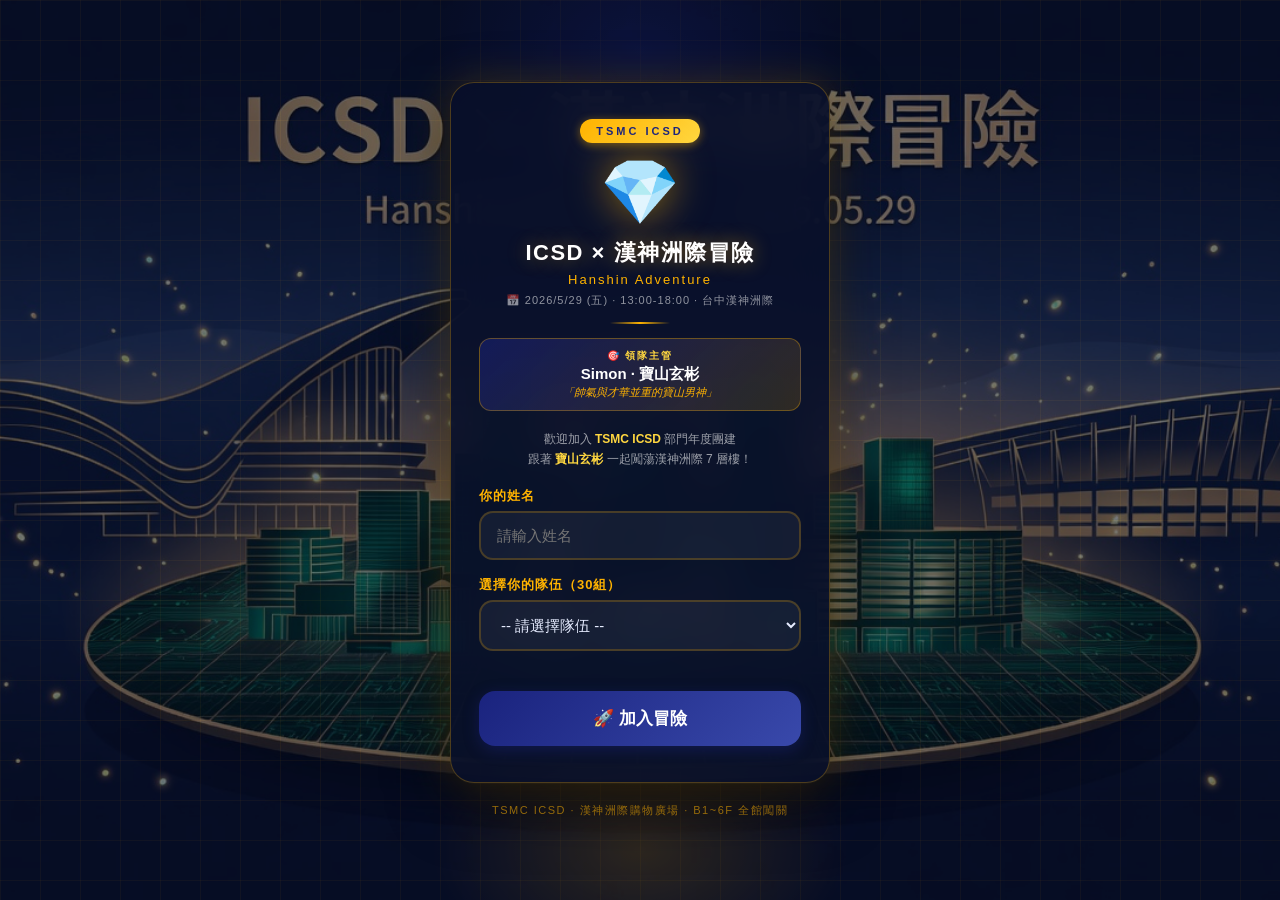
<file: index.html>
<!DOCTYPE html>
<html lang="zh-TW">
<head>
  <meta charset="UTF-8">
  <meta name="viewport" content="width=device-width, initial-scale=1.0, maximum-scale=1.0, user-scalable=no">
  <meta name="apple-mobile-web-app-capable" content="yes">
  <meta name="apple-mobile-web-app-status-bar-style" content="black-translucent">
  <meta name="theme-color" content="#1A237E">
  <link rel="manifest" href="manifest.json">
  <link rel="apple-touch-icon" href="assets/icons/icon-192.png">
  <link rel="apple-touch-startup-image" href="assets/images/misc/splash.jpg">
  <title>ICSD × 漢神洲際冒險</title>
  <link rel="stylesheet" href="css/common.css?v=icsd3">
  <style>
    .login-page { min-height:100vh; display:flex; flex-direction:column; align-items:center; justify-content:center; padding:24px; background:#050b22 center/cover no-repeat; position:relative; overflow:hidden; }
    .login-page::after { content:""; position:absolute; inset:0; background:url('assets/images/cover/hero.jpg') center/cover no-repeat; opacity:0.45; pointer-events:none; z-index:0; }
    .login-page::before { content:""; position:absolute; inset:0; background:linear-gradient(180deg, rgba(5,11,34,0.55) 0%, rgba(5,11,34,0.85) 60%, rgba(5,11,34,0.95) 100%); pointer-events:none; z-index:0; }
    /* 晶圓晶格背景（金色格線） */
    .login-grid { position:absolute; top:0;left:0;right:0;bottom:0; background-image:
      linear-gradient(rgba(255,179,0,0.08) 1px, transparent 1px),
      linear-gradient(90deg, rgba(255,179,0,0.08) 1px, transparent 1px);
      background-size:40px 40px; pointer-events:none; animation:gridScroll 20s linear infinite; }
    @keyframes gridScroll { from{transform:translate(0,0)} to{transform:translate(40px,40px)} }
    .login-particles { position:absolute; top:0;left:0;right:0;bottom:0; pointer-events:none; overflow:hidden; }
    .login-particle { position:absolute; width:3px; height:3px; background:#FFB300; border-radius:50%; opacity:0; animation:particleFloat 6s ease-in-out infinite; box-shadow:0 0 8px #FFB300; }
    @keyframes particleFloat { 0%{opacity:0;transform:translateY(100vh)} 20%{opacity:0.85} 80%{opacity:0.85} 100%{opacity:0;transform:translateY(-20px)} }
    /* 寶山藍光暈 */
    .login-glow-top { position:absolute; top:-100px; left:50%; transform:translateX(-50%); width:420px; height:300px; background:radial-gradient(ellipse, rgba(26,35,126,0.45), transparent 70%); pointer-events:none; }
    /* 漢神金光暈 */
    .login-glow-bot { position:absolute; bottom:-80px; left:50%; transform:translateX(-50%); width:420px; height:260px; background:radial-gradient(ellipse, rgba(255,179,0,0.28), transparent 70%); pointer-events:none; }
    .login-card { width:100%; max-width:380px; background:rgba(8,15,42,0.88); border:1px solid rgba(255,179,0,0.28); border-radius:24px; padding:36px 28px; box-shadow:0 0 40px rgba(255,179,0,0.18), 0 20px 60px rgba(0,0,0,0.55); position:relative; z-index:1; animation:fadeIn 0.6s ease; backdrop-filter:blur(20px); }
    .login-badge { text-align:center; margin-bottom:12px; }
    .login-badge-text { display:inline-block; font-size:11px; font-weight:900; color:#1A237E; letter-spacing:3px; text-transform:uppercase; padding:6px 16px; background:linear-gradient(135deg,#FFB300,#FFD740); border-radius:20px; box-shadow:0 2px 10px rgba(255,179,0,0.45); }
    .login-logo { text-align:center; margin-bottom:8px; }
    .login-logo-icon { font-size:64px; display:block; margin-bottom:8px; filter:drop-shadow(0 0 20px rgba(255,179,0,0.55)); }
    .login-title { text-align:center; font-size:22px; font-weight:900; color:#fff; margin-bottom:4px; letter-spacing:1.5px; text-shadow:0 0 20px rgba(255,179,0,0.45); }
    .login-subtitle { text-align:center; font-size:13px; color:#FFB300; margin-bottom:6px; letter-spacing:2px; }
    .login-welcome { text-align:center; font-size:12px; color:rgba(255,255,255,0.6); margin-bottom:18px; line-height:1.7; }
    .login-welcome strong { color:#FFD740; font-weight:800; }
    .login-leader { text-align:center; margin-bottom:18px; padding:10px; background:linear-gradient(135deg, rgba(26,35,126,0.55), rgba(255,179,0,0.15)); border:1px solid rgba(255,179,0,0.32); border-radius:12px; }
    .login-leader-tag { font-size:10px; color:#FFD740; letter-spacing:2px; font-weight:800; }
    .login-leader-name { font-size:15px; color:#fff; font-weight:900; margin-top:2px; }
    .login-leader-nick { font-size:11px; color:#FFB300; margin-top:1px; font-style:italic; }
    .team-preview { margin-top:12px; padding:16px; background:linear-gradient(135deg,rgba(26,35,126,0.55),rgba(255,179,0,0.18)); border:1px solid rgba(255,179,0,0.35); border-radius:var(--radius); color:white; text-align:center; display:none; }
    .team-preview.show { display:block; animation:fadeIn 0.3s ease; }
    .login-footer { text-align:center; margin-top:20px; font-size:11px; color:rgba(255,179,0,0.55); position:relative; z-index:1; letter-spacing:1.5px; }
    .login-divider { width:60px; height:2px; background:linear-gradient(90deg,transparent,#FFB300,transparent); margin:14px auto; }
    .login-event-meta { text-align:center; font-size:11px; color:rgba(255,255,255,0.55); margin-bottom:8px; letter-spacing:1px; }
  </style>
</head>
<body>
<div class="login-page">
  <div class="login-grid"></div>
  <div class="login-particles" id="particles"></div>
  <div class="login-glow-top"></div>
  <div class="login-glow-bot"></div>
  <div class="login-card">
    <div class="login-badge"><span class="login-badge-text">TSMC ICSD</span></div>
    <div class="login-logo"><span class="login-logo-icon">💎</span></div>
    <h1 class="login-title">ICSD × 漢神洲際冒險</h1>
    <p class="login-subtitle">Hanshin Adventure</p>
    <div class="login-event-meta">📅 2026/5/29 (五) · 13:00-18:00 · 台中漢神洲際</div>
    <div class="login-divider"></div>
    <div class="login-leader">
      <div class="login-leader-tag">🎯 領隊主管</div>
      <div class="login-leader-name">Simon · 寶山玄彬</div>
      <div class="login-leader-nick">「帥氣與才華並重的寶山男神」</div>
    </div>
    <div class="login-welcome">歡迎加入 <strong>TSMC ICSD</strong> 部門年度團建<br>跟著 <strong>寶山玄彬</strong> 一起闖蕩漢神洲際 7 層樓！</div>
    <form id="loginForm" onsubmit="return handleLogin(event)">
      <div class="form-group"><label class="form-label">你的姓名</label><input type="text" class="input" id="playerName" placeholder="請輸入姓名" required maxlength="20" autocomplete="off"></div>
      <div class="form-group"><label class="form-label">選擇你的隊伍（30組）</label><select class="select" id="teamSelect" required onchange="showTeamPreview()"><option value="">-- 請選擇隊伍 --</option></select></div>
      <div class="team-preview" id="teamPreview"><div id="previewEmoji" style="font-size:48px"></div><div id="previewName" style="font-size:20px;font-weight:700;margin-top:4px"></div><div id="previewNumber" style="font-size:13px;opacity:0.85"></div></div>
      <button type="submit" class="btn btn-primary btn-block btn-lg" id="loginBtn" style="margin-top:24px;">🚀 加入冒險</button>
    </form>
  </div>
  <p class="login-footer">TSMC ICSD · 漢神洲際購物廣場 · B1~6F 全館闖關</p>
</div>
<script src="js/config.js"></script><script src="js/api.js"></script><script src="js/auth.js"></script><script src="js/audio.js"></script>
<script>
  if (Auth.isLoggedIn()) window.location.href = 'map.html';
  const select = document.getElementById('teamSelect');
  CONFIG.TEAMS.forEach(t => { const o = document.createElement('option'); o.value = t.id; o.textContent = `第${t.id}組 ${t.emoji} ${t.name}`; select.appendChild(o); });
  const particlesEl = document.getElementById('particles');
  for (let i = 0; i < 24; i++) { const p = document.createElement('div'); p.className = 'login-particle'; p.style.left = Math.random()*100+'%'; p.style.animationDelay = Math.random()*6+'s'; p.style.animationDuration = (4+Math.random()*4)+'s'; particlesEl.appendChild(p); }
  function showTeamPreview() { const id = parseInt(select.value); const p = document.getElementById('teamPreview'); if (!id) { p.classList.remove('show'); return; } const t = getTeamById(id); document.getElementById('previewEmoji').textContent = t.emoji; document.getElementById('previewName').textContent = t.name; document.getElementById('previewNumber').textContent = `第 ${t.id} 組 · 每組 10 人`; p.classList.add('show'); AudioEngine.init(); AudioEngine.tapButton(); }
  async function handleLogin(e) { e.preventDefault(); const name = document.getElementById('playerName').value.trim(), teamId = document.getElementById('teamSelect').value; if (!name) { alert('請輸入姓名'); return false; } if (!teamId) { alert('請選擇隊伍'); return false; } const btn = document.getElementById('loginBtn'); btn.disabled = true; btn.textContent = '加入中...'; try { AudioEngine.init(); AudioEngine.unlockGame(); API.init(); await Auth.register(name, teamId); window.location.href = 'map.html'; } catch { window.location.href = 'map.html'; } return false; }
</script>
<script src="js/sw-manager.js"></script>
<script>
  let deferredPrompt;
  window.addEventListener('beforeinstallprompt', e => { e.preventDefault(); deferredPrompt = e; showInstallBanner(); });
  function showInstallBanner() { if (window.navigator.standalone || window.matchMedia('(display-mode: standalone)').matches) return; const b = document.createElement('div'); b.style.cssText = 'position:fixed;bottom:0;left:0;right:0;background:#0e1862;color:#fff;padding:16px 20px;box-shadow:0 -4px 20px rgba(255,179,0,0.25);z-index:999;display:flex;align-items:center;gap:12px;border-radius:16px 16px 0 0;border-top:2px solid #FFB300;'; b.innerHTML = `<div style="font-size:32px">📲</div><div style="flex:1"><div style="font-weight:800;font-size:14px">加到主畫面</div><div style="font-size:12px;color:#FFD740">像 App 一樣快速開啟</div></div><button onclick="installApp()" style="background:linear-gradient(135deg,#FFB300,#FF8F00);color:#1A237E;border:none;border-radius:10px;padding:10px 18px;font-weight:900;font-size:13px;cursor:pointer">安裝</button><button onclick="this.parentElement.remove()" style="background:none;border:none;font-size:18px;cursor:pointer;color:#FFB300">✕</button>`; document.body.appendChild(b); }
  async function installApp() { if (!deferredPrompt) return; deferredPrompt.prompt(); await deferredPrompt.userChoice; deferredPrompt = null; }
  const isIOS = /iPhone|iPad|iPod/.test(navigator.userAgent), isStandalone = window.navigator.standalone || window.matchMedia('(display-mode:standalone)').matches;
  if (isIOS && !isStandalone) { setTimeout(() => { if (localStorage.getItem('ios-tip-dismissed')) return; const t = document.createElement('div'); t.style.cssText = 'position:fixed;bottom:0;left:0;right:0;background:#0e1862;color:#fff;padding:20px;box-shadow:0 -4px 20px rgba(255,179,0,0.3);z-index:9999;border-radius:20px 20px 0 0;text-align:center;border-top:2px solid #FFB300;'; t.innerHTML = `<div style="font-size:36px;margin-bottom:8px">📲</div><div style="font-weight:800;font-size:16px;margin-bottom:16px">加到主畫面</div><div style="display:flex;gap:12px;margin-bottom:16px;"><div style="flex:1;background:rgba(255,179,0,0.12);border-radius:12px;padding:12px 8px;"><div style="font-size:28px">⬆️</div><div style="font-size:11px;color:#FFD740">點擊分享</div></div><div style="flex:1;background:rgba(255,179,0,0.12);border-radius:12px;padding:12px 8px;"><div style="font-size:28px">➕</div><div style="font-size:11px;color:#FFD740">加入主畫面</div></div><div style="flex:1;background:rgba(255,179,0,0.12);border-radius:12px;padding:12px 8px;"><div style="font-size:28px">✅</div><div style="font-size:11px;color:#FFD740">完成</div></div></div><button onclick="this.parentElement.remove();localStorage.setItem('ios-tip-dismissed','1')" style="background:none;border:1px solid #FFB300;border-radius:10px;padding:10px 24px;cursor:pointer;font-size:13px;color:#FFD740">知道了</button>`; document.body.appendChild(t); }, 2000); }
</script>
</body>
</html>
</file>
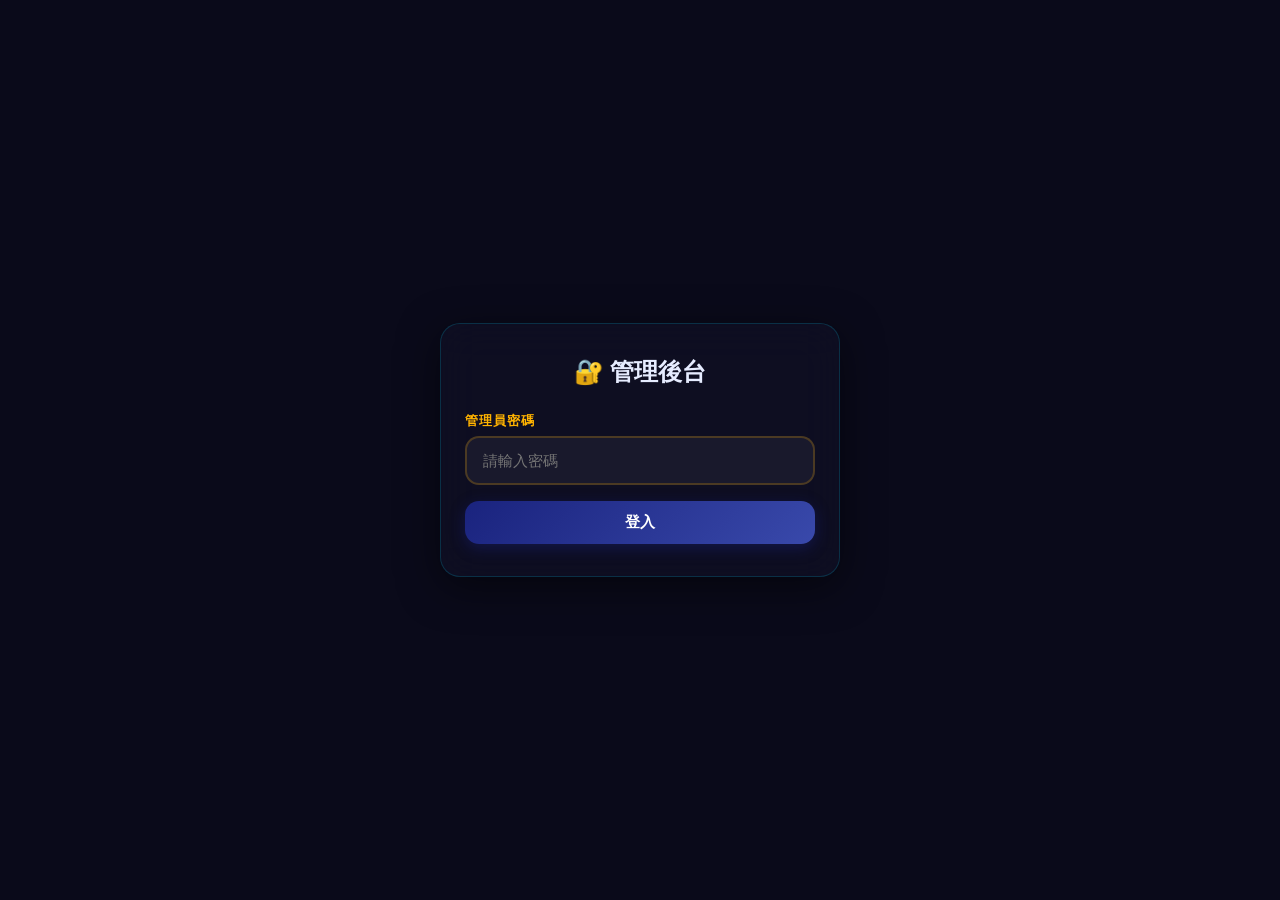
<file: admin.html>
<!DOCTYPE html>
<html lang="zh-TW">
<head>
  <meta charset="UTF-8">
  <meta name="viewport" content="width=device-width, initial-scale=1.0, maximum-scale=1.0, user-scalable=no">
  <meta name="theme-color" content="#1A237E">
  <title>管理後台 - ICSD × 漢神洲際冒險</title>
  <link rel="stylesheet" href="css/common.css?v=icsd3">
  <style>
    .admin-login { min-height:100vh; display:flex; align-items:center; justify-content:center; padding:24px; background:#0a0a1a; }
    .admin-card { width:100%; max-width:400px; background:rgba(15,15,35,0.9); border:1px solid rgba(0,188,212,0.2); border-radius:20px; padding:32px 24px; box-shadow:0 10px 40px rgba(0,0,0,0.5); backdrop-filter:blur(20px); }
    .admin-card h2 { color:var(--text); }
    .admin-card h2 { text-align:center; margin-bottom:24px; }
    .admin-panel { display:none; } .admin-panel.show { display:block; }
    .admin-section { background:var(--bg-card); border:1px solid rgba(0,188,212,0.12); border-radius:16px; padding:20px; margin-bottom:16px; box-shadow:var(--shadow); backdrop-filter:blur(8px); }
    .admin-section h3 { font-size:16px; margin-bottom:12px; color:var(--text); }
    .stat-grid { display:grid; grid-template-columns:repeat(2,1fr); gap:10px; margin-bottom:16px; }
    .stat-card { background:rgba(255,255,255,0.04); border:1px solid rgba(0,188,212,0.1); border-radius:12px; padding:12px; text-align:center; }
    .stat-card .num { font-size:24px; font-weight:900; color:var(--primary); }
    .stat-card .label { font-size:11px; color:var(--text-light); margin-top:4px; }
    .photo-review-card { background:rgba(255,255,255,0.04); border:1px solid rgba(0,188,212,0.1); border-radius:12px; padding:14px; margin-bottom:12px; }
    .photo-review-card img { width:100%; border-radius:8px; margin-bottom:10px; max-height:240px; object-fit:cover; }
    .photo-review-actions { display:flex; gap:8px; }
    .badge-pending { display:inline-block; padding:3px 10px; border-radius:12px; font-size:11px; font-weight:700; background:#fff3e0; color:#e65100; }
    .badge-approved { display:inline-block; padding:3px 10px; border-radius:12px; font-size:11px; font-weight:700; background:#e8f5e9; color:#2e7d32; }
    .badge-rejected { display:inline-block; padding:3px 10px; border-radius:12px; font-size:11px; font-weight:700; background:#ffebee; color:#c62828; }
  </style>
</head>
<body>
<div class="admin-login" id="adminLogin"><div class="admin-card"><h2>🔐 管理後台</h2><div class="form-group"><label class="form-label">管理員密碼</label><input type="password" class="input" id="adminPwd" placeholder="請輸入密碼"></div><button class="btn btn-primary btn-block" onclick="adminAuth()">登入</button></div></div>
<div class="admin-panel" id="adminPanel">
  <div class="top-bar"><button class="top-bar-back" onclick="window.location.href='map.html'">←</button><div class="top-bar-title">🔧 管理後台</div><div style="width:40px;"></div></div>
  <div class="page-container">
    <div class="admin-section"><h3>📊 即時數據</h3><div class="stat-grid"><div class="stat-card"><div class="num" id="statPlayers">-</div><div class="label">已登入</div></div><div class="stat-card"><div class="num" id="statPlays">-</div><div class="label">遊戲次數</div></div><div class="stat-card"><div class="num" id="statPending">-</div><div class="label">待審照片</div></div><div class="stat-card"><div class="num" id="statTime">-</div><div class="label">目前時間</div></div></div><button class="btn btn-outline btn-sm" onclick="loadDashboard()">🔄 刷新</button></div>

    <div class="admin-section"><h3>🎯 活動報到狀態</h3>
      <div class="stat-grid">
        <div class="stat-card"><div class="num" id="statOnline" style="color:#0f0">-</div><div class="label">即時在線</div></div>
        <div class="stat-card"><div class="num" id="statRegistered">-</div><div class="label">已報到</div></div>
        <div class="stat-card"><div class="num" id="statOnlinePct">-%</div><div class="label">上線比例</div></div>
        <div class="stat-card"><div class="num" id="statRegPct">-%</div><div class="label">報到比例</div></div>
      </div>
      <div style="display:flex;gap:6px;margin-bottom:12px;">
        <input type="number" class="input" id="eventTotalInput" placeholder="本日預計總人數" style="flex:1">
        <button class="btn btn-primary btn-sm" onclick="saveEventTotal()">💾 儲存</button>
      </div>
      <button class="btn btn-outline btn-sm" onclick="loadEventStatus()">🔄 刷新</button>
      <div id="teamCheckin" style="margin-top:12px;max-height:320px;overflow-y:auto;font-size:12px;"></div>
    </div>

    <div class="admin-section"><h3>🧪 測試模式</h3>
      <p style="font-size:12px;color:var(--text-light);margin-bottom:10px;">目前：<b id="currentTestMode">-</b>｜正式活動請關閉（玩家需達過關門檻才能提交分數）</p>
      <div style="display:flex;gap:8px;">
        <button class="btn btn-outline btn-sm" onclick="setTestMode('on')">🧪 開啟測試</button>
        <button class="btn btn-outline btn-sm" onclick="setTestMode('off')">🎯 關閉（正式）</button>
        <button class="btn btn-outline btn-sm" onclick="setTestMode('default')">↩️ 恢復預設</button>
      </div>
      <div style="font-size:11px;color:#999;margin-top:8px;">本按鈕只影響本裝置。URL 加 <code>?prod=1</code> 可強制正式，<code>?test=1</code> 可強制測試。</div>
    </div>

    <div class="admin-section"><h3>🚨 緊急後端切換</h3>
      <p style="font-size:12px;color:var(--text-light);margin-bottom:10px;">目前：<b id="currentBackend">-</b></p>
      <div style="display:flex;gap:8px;">
        <button class="btn btn-outline btn-sm" onclick="switchBackendTo('cf')">⚡ Cloudflare</button>
        <button class="btn btn-outline btn-sm" onclick="switchBackendTo('gas')">📊 GAS</button>
        <button class="btn btn-outline btn-sm" onclick="clearBackendOverride()">↩️ 恢復預設</button>
      </div>
      <div style="font-size:11px;color:#999;margin-top:8px;">可分享 URL 給玩家：<br><code id="backendShareUrl" style="word-break:break-all;color:#0cf;"></code></div>
    </div>

    <div class="admin-section"><h3>📢 發送廣播</h3><textarea class="input" id="broadcastContent" rows="3" placeholder="輸入廣播訊息..." style="resize:none;"></textarea><div style="margin-top:12px;"><button class="btn btn-primary" onclick="sendBroadcast()">📢 發送</button></div></div>
    <div class="admin-section"><h3>📸 照片審核</h3><button class="btn btn-outline btn-sm" onclick="loadPhotos()">🔄 刷新照片</button><div id="photoList" style="margin-top:12px;"></div></div>
    <div class="admin-section"><h3>🚨 緊急任務管理</h3><div id="emergencyList"></div><button class="btn btn-primary btn-sm" onclick="triggerEmergency()" style="margin-top:12px;">🚀 手動觸發下一組</button></div>
    <div class="admin-section"><h3>➕ 手動加分</h3><div class="form-group"><select class="select" id="pointsTeam"><option value="">選擇隊伍</option></select></div><div class="form-group"><input type="number" class="input" id="pointsAmount" placeholder="分數"></div><div class="form-group"><input type="text" class="input" id="pointsReason" placeholder="原因"></div><button class="btn btn-accent" id="addPointsBtn" onclick="addPoints()">確認加分</button></div>
    <div class="admin-section"><h3>🔄 一鍵重置</h3><p style="font-size:13px;color:var(--text-light);margin-bottom:12px;">清除所有遊戲紀錄、聊天記錄、玩家資料，讓遊戲重新開始。此操作無法復原！</p><button class="btn" style="background:#f44336;color:white;" onclick="resetAll()">⚠️ 重置所有資料</button></div>
  </div>
</div>
<script src="js/config.js"></script><script src="js/api.js"></script><script src="js/auth.js"></script>
<script>
  API.init();
  var _adminToken = null;
  async function adminAuth() {
    var pwd = document.getElementById('adminPwd').value;
    if (!pwd) { alert('請輸入密碼'); return; }
    try {
      var result = await API.post('ADMIN', { action: 'adminLogin', password: pwd });
      if (result && result.token) {
        _adminToken = result.token;
        sessionStorage.setItem('admin_token', _adminToken);
        document.getElementById('adminLogin').style.display = 'none';
        document.getElementById('adminPanel').classList.add('show');
        initAdmin();
      } else { alert('密碼錯誤'); }
    } catch(e) { alert('登入失敗：' + (e.message || '網路錯誤')); }
  }
  // 頁面重整時恢復 token
  (function() { var t = sessionStorage.getItem('admin_token'); if (t) { _adminToken = t; } })();
  function initAdmin() {
    const sel = document.getElementById('pointsTeam');
    CONFIG.TEAMS.forEach(t => { const o = document.createElement('option'); o.value = t.id; o.textContent = `${t.emoji} ${t.name}`; sel.appendChild(o); });
    loadDashboard(); loadPhotos(); renderEmergencyList();
    loadEventStatus(); updateBackendDisplay(); updateTestModeDisplay();
    var adPI = (CONFIG.POLL_INTERVAL && CONFIG.POLL_INTERVAL.adminDashboard) || { base: 8000, jitter: 2000 };
    setInterval(() => { loadPhotos(); loadDashboard(); }, adPI.base + Math.random() * adPI.jitter);
    setInterval(loadEventStatus, 15000);
  }

  // === 活動報到狀態 ===
  async function loadEventStatus() {
    try {
      const d = await API.get('getEventStatus', { action:'getEventStatus' }, 0);
      if (!d || d.error) return;
      document.getElementById('statOnline').textContent = d.totalOnline || 0;
      document.getElementById('statRegistered').textContent = d.totalRegistered || 0;
      document.getElementById('statOnlinePct').textContent = (d.onlinePercent || 0) + '%';
      document.getElementById('statRegPct').textContent = (d.registeredPercent || 0) + '%';
      if (d.eventTotal && !document.getElementById('eventTotalInput').value) {
        document.getElementById('eventTotalInput').placeholder = '本日預計總人數 (目前:' + d.eventTotal + ')';
      }
      // 各隊報到狀況
      var html = '<table style="width:100%;border-collapse:collapse;"><tr style="background:rgba(0,188,212,0.08);"><th style="padding:6px;text-align:left;">隊伍</th><th style="padding:6px;">報到</th><th style="padding:6px;">在線</th></tr>';
      (d.teams || []).forEach(function(t) {
        var checkin = t.registered > 0 ? '✅' : '⬜';
        html += '<tr style="border-bottom:1px solid rgba(255,255,255,0.06);"><td style="padding:6px;">' + checkin + ' ' + t.teamEmoji + ' ' + t.teamName + '</td><td style="padding:6px;text-align:center;">' + t.registered + '</td><td style="padding:6px;text-align:center;color:' + (t.online>0?'#0f0':'#666') + ';">' + t.online + '</td></tr>';
      });
      html += '</table>';
      document.getElementById('teamCheckin').innerHTML = html;
    } catch(e) { console.warn('loadEventStatus failed', e); }
  }
  async function saveEventTotal() {
    var v = parseInt(document.getElementById('eventTotalInput').value);
    if (!v || v < 0) { alert('請輸入有效人數'); return; }
    try {
      var res = await API.post('ADMIN', { action: 'updateEventTotal', token: _adminToken, total: v });
      if (res && res.success) { alert('已更新為 ' + v + ' 人'); loadEventStatus(); }
      else alert('失敗：' + (res.error || ''));
    } catch(e) { alert('失敗：' + e.message); }
  }

  // === 測試模式切換 ===
  function updateTestModeDisplay() {
    var ls = localStorage.getItem('testMode');
    var label = ls === 'off' ? '❌ 關閉（正式模式）' : ls === 'on' ? '🧪 強制開啟' : '🧪 預設開啟';
    var el = document.getElementById('currentTestMode');
    if (el) el.textContent = label;
  }
  function setTestMode(mode) {
    if (mode === 'default') localStorage.removeItem('testMode');
    else localStorage.setItem('testMode', mode);
    alert('已設定：' + mode + '\n重新整理頁面或分享 URL 給玩家後生效');
    updateTestModeDisplay();
  }

  // === 緊急後端切換 ===
  function updateBackendDisplay() {
    var cur = API.getBackend ? API.getBackend() : CONFIG.BACKEND;
    document.getElementById('currentBackend').textContent = cur.toUpperCase();
    var base = location.origin + location.pathname.replace(/admin\.html$/, '');
    document.getElementById('backendShareUrl').textContent = base + '?backend=' + cur;
  }
  function switchBackendTo(target) {
    if (API.switchBackend && API.switchBackend(target)) {
      alert('已切換至 ' + target.toUpperCase() + '\n重新整理頁面生效');
      updateBackendDisplay();
    }
  }
  function clearBackendOverride() {
    if (API.clearBackendOverride) {
      API.clearBackendOverride();
      alert('已清除覆寫，恢復預設後端');
      updateBackendDisplay();
    }
  }
  async function loadDashboard() {
    try { const d = await API.get('getDashboard', { action:'getDashboard', token:_adminToken }, 0);
      if (d) { document.getElementById('statPlayers').textContent = d.totalPlayers||0; document.getElementById('statPlays').textContent = d.totalPlays||0; document.getElementById('statPending').textContent = d.pendingPhotos||0; document.getElementById('statTime').textContent = new Date().toLocaleTimeString('zh-TW',{hour:'2-digit',minute:'2-digit'}); }
    } catch {}
  }
  async function loadPhotos() {
    try { const d = await API.get('getPendingPhotos', { action:'getPendingPhotos', token:_adminToken }, 0);
      if (!d || !d.photos) return; const c = document.getElementById('photoList');
      if (!d.photos.length) { c.innerHTML = '<div style="text-align:center;color:#999;padding:20px;">沒有照片</div>'; return; }
      const sorted = d.photos.sort((a,b) => a.status==='pending'&&b.status!=='pending'?-1:1);
      c.innerHTML = sorted.map(p => { const team = CONFIG.TEAMS.find(t=>t.id===p.teamId); const badge = p.status==='approved'?'badge-approved':p.status==='rejected'?'badge-rejected':'badge-pending'; const text = p.status==='approved'?'✅已通過':p.status==='rejected'?'❌未通過':'⏳待審核';
        return `<div class="photo-review-card"><img src="${p.thumbUrl||p.photoUrl}" loading="lazy"><div style="font-size:12px;color:var(--text-light);margin-bottom:8px;"><strong>${p.playerName}</strong> · ${team?team.emoji+' '+team.name:''} <span class="${badge}" style="margin-left:8px;">${text}</span></div>${p.status==='pending'?`<div class="photo-review-actions"><button class="btn btn-primary btn-sm" id="a-${p.submissionId}" onclick="verifyPhoto('${p.submissionId}',true,this)">✅ 通過 (+300分)</button><button class="btn btn-outline btn-sm" style="color:#f44336;border-color:#f44336;" id="r-${p.submissionId}" onclick="verifyPhoto('${p.submissionId}',false,this)">❌ 不通過</button></div>`:''}</div>`; }).join('');
    } catch {}
  }
  async function verifyPhoto(id, approved, btn) {
    if (!confirm(approved?'確定通過？將加 300 分':'確定不通過？')) return;
    const a = document.getElementById('a-'+id), r = document.getElementById('r-'+id);
    if (a) { a.disabled = true; a.textContent = '處理中...'; } if (r) r.disabled = true;
    try { await API.post('ADMIN', { action:'verifyPhoto', token:_adminToken, submissionId:id, approved }); alert(approved?'已通過！':'已拒絕'); loadPhotos(); } catch { alert('失敗'); if (a) { a.disabled=false; a.textContent='✅ 通過'; } if (r) r.disabled=false; }
  }
  async function sendBroadcast() { const c = document.getElementById('broadcastContent').value.trim(); if (!c) return alert('請輸入內容'); try { await API.post('ADMIN', { action:'broadcast', token:_adminToken, type:'text', content:c }); alert('已發送！'); document.getElementById('broadcastContent').value=''; } catch { alert('失敗'); } }
  async function addPoints() {
    const t = document.getElementById('pointsTeam').value, p = parseInt(document.getElementById('pointsAmount').value), r = document.getElementById('pointsReason').value.trim();
    if (!t||!p) return alert('請填寫完整');
    const btn = document.getElementById('addPointsBtn'); btn.disabled=true; btn.textContent='提交中...';
    try { await API.post('ADMIN', { action:'addManualPoints', token:_adminToken, teamId:parseInt(t), points:p, detail:r }); alert(`已加 ${p} 分！`); document.getElementById('pointsAmount').value=''; document.getElementById('pointsReason').value=''; btn.textContent='✅ 已送出'; setTimeout(()=>{ btn.disabled=false; btn.textContent='確認加分'; },3000); } catch { alert('失敗'); btn.disabled=false; btn.textContent='確認加分'; }
  }

  // === Emergency Task Management ===
  function renderEmergencyList() {
    const list = document.getElementById('emergencyList');
    if (!list) return;
    const tasks = CONFIG.EMERGENCY_TASKS || [];
    list.innerHTML = tasks.map((t, i) => {
      const statusColor = t.active ? '#4caf50' : '#999';
      const statusText = t.active ? '✅ 已觸發' : '⏳ 待觸發';
      return `<div style="background:rgba(255,255,255,0.04);border:1px solid rgba(0,188,212,0.1);border-radius:12px;padding:14px;margin-bottom:10px;border-left:4px solid ${statusColor};">
        <div style="display:flex;justify-content:space-between;align-items:center;">
          <div><strong>${t.icon} ${t.name}</strong> <span style="font-size:11px;color:${statusColor};font-weight:700;">${statusText}</span></div>
          <div style="font-size:12px;color:#999;">⏰ ${t.triggerTime}</div>
        </div>
        <div style="font-size:13px;color:#666;margin-top:6px;">${t.description}</div>
        <div style="display:flex;justify-content:space-between;align-items:center;margin-top:8px;">
          <span style="font-size:12px;color:#FF6F00;font-weight:700;">🏅 +${t.points} 分</span>
          ${!t.active ? `<button class="btn btn-primary btn-sm" onclick="activateEmergency(${i})">🚀 立即觸發</button>` : ''}
        </div>
      </div>`;
    }).join('');
  }

  function activateEmergency(idx) {
    if (!confirm('確定觸發此緊急任務？將廣播通知所有玩家！')) return;
    const task = CONFIG.EMERGENCY_TASKS[idx];
    task.active = true;
    task._triggered = true;
    // Send broadcast notification to all players
    API.post('ADMIN', { action:'broadcast', token:_adminToken, type:'emergency', content:`🚨 緊急任務【${task.name}】已開啟！${task.description}（完成可得 ${task.points} 分）`, title:task.name, id:task.id, points:task.points }).then(() => {
      alert('已觸發並廣播：' + task.name);
      renderEmergencyList();
    }).catch(() => alert('廣播失敗'));
  }

  function triggerEmergency() {
    const next = CONFIG.EMERGENCY_TASKS.find(t => !t.active);
    if (!next) { alert('所有緊急任務已觸發完畢！'); return; }
    const idx = CONFIG.EMERGENCY_TASKS.indexOf(next);
    activateEmergency(idx);
  }

  // === Reset All ===
  async function resetAll() {
    if (!confirm('⚠️ 確定要重置所有資料嗎？\n\n將清除：\n• 所有遊戲分數紀錄\n• 所有聊天訊息\n• 所有玩家登入資料\n• 所有照片審核紀錄\n\n此操作無法復原！')) return;
    if (!confirm('再次確認：真的要清除所有資料嗎？')) return;
    try {
      await API.post('ADMIN', { action:'resetAll', token:_adminToken });
      alert('✅ 所有資料已重置！遊戲可以重新開始。');
      loadDashboard(); loadPhotos();
    } catch(e) {
      alert('重置失敗：' + (e.message || '未知錯誤'));
    }
  }
</script>
</body>
</html>
</file>
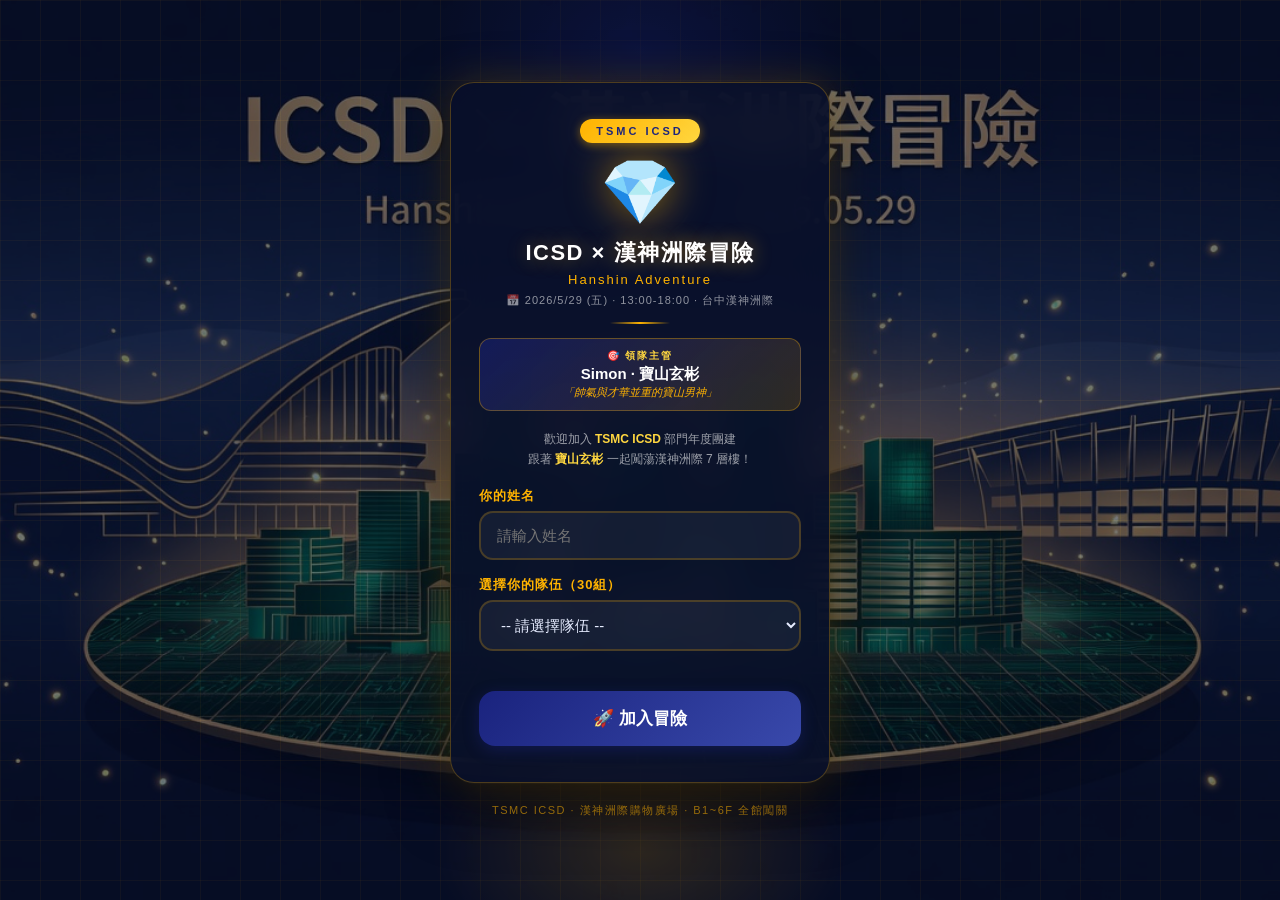
<file: game.html>
<!DOCTYPE html>
<html lang="zh-TW">
<head>
  <meta charset="UTF-8">
  <meta name="viewport" content="width=device-width, initial-scale=1.0, maximum-scale=1.0, user-scalable=no">
  <meta name="theme-color" content="#1a1a2e">
  <link rel="manifest" href="manifest.json">
  <title>遊戲 - ICSD × 漢神洲際冒險</title>
  <link rel="stylesheet" href="css/common.css?v=icsd3">
  <style>
    body { background:#1a1a2e; }
    .game-page { min-height:100vh; min-height:100dvh; position:relative; overflow:hidden; }
    .danmaku-overlay { position:absolute; top:60px; left:0; right:0; height:120px; pointer-events:none; overflow:hidden; z-index:5; }
    .game-intro { position:absolute; top:0;left:0;right:0;bottom:0; display:flex; flex-direction:column; align-items:center; justify-content:center; background:rgba(0,0,0,0.9); z-index:50; color:white; padding:32px; text-align:center; }
    .game-intro-icon { font-size:72px; margin-bottom:16px; animation:bounce 2s infinite; }
    .game-intro-title { font-size:28px; font-weight:900; margin-bottom:8px; }
    .game-intro-desc { font-size:14px; color:rgba(255,255,255,0.7); margin-bottom:8px; line-height:1.6; }
    .game-intro-rounds { font-size:13px; color:var(--accent); margin-bottom:24px; }
    .game-loading { font-size:13px; color:rgba(255,255,255,0.5); margin-top:12px; }
    .game-countdown { position:absolute; top:0;left:0;right:0;bottom:0; display:none; align-items:center; justify-content:center; background:rgba(0,0,0,0.8); z-index:55; }
    .game-countdown-num { font-size:120px; font-weight:900; color:white; animation:pulse 0.5s; }
    .game-canvas-container { width:100%; height:calc(100vh - 100px); height:calc(100dvh - 100px); position:relative; display:flex; align-items:center; justify-content:center; overflow-y:auto; z-index:1; }
    .game-canvas-container.has-dpad { height:calc(100vh - 250px); height:calc(100dvh - 250px); }
    .game-canvas-container canvas { display:block; max-width:100%; max-height:100%; touch-action:none; }
    /* Lives */
    .lives-display { display:flex; gap:2px; align-items:center; }
    .lives-display .heart { font-size:16px; transition:transform 0.3s,opacity 0.3s; }
    .lives-display .heart.lost { opacity:0.2; transform:scale(0.6); }
    /* Result */
    .game-result { position:absolute; top:0;left:0;right:0;bottom:0; display:none; flex-direction:column; align-items:center; justify-content:center; background:rgba(0,0,0,0.92); z-index:60; color:white; text-align:center; padding:24px; overflow-y:auto; }
    .result-icon { font-size:64px; margin-bottom:12px; animation:bounce 1s ease 2; }
    .result-score { font-size:56px; font-weight:900; color:var(--primary); }
    .result-label { font-size:14px; color:rgba(255,255,255,0.6); margin-top:6px; }
    .result-threshold { font-size:12px; color:rgba(255,255,255,0.35); margin-top:8px; }
    .result-fail { color:#f44336; font-size:15px; font-weight:700; margin-top:10px; }
    .result-bonus { margin-top:14px; }
    .trophy-row { display:flex; align-items:center; gap:8px; justify-content:center; margin:3px 0; font-size:13px; }
    .trophy-icon { font-size:18px; }
    .trophy-text { color:rgba(255,255,255,0.6); }
    .trophy-pts { color:var(--accent); font-weight:700; }
    .btn-submit { transition:all 0.3s; min-width:200px; }
    .btn-submit:active { transform:scale(0.95); }
    .btn-submit.submitting { background:#ff9800!important; }
    .btn-submit.submitted { background:#4CAF50!important; }
    /* Frank message system */
    .frank-section { margin-top:16px; width:100%; max-width:340px; animation:fadeIn 0.5s ease 0.3s both; }
    .frank-card { background:linear-gradient(135deg, rgba(26,35,126,0.45), rgba(255,179,0,0.10)); border:1px solid rgba(255,179,0,0.32); border-radius:16px; padding:16px; backdrop-filter:blur(8px); }
    .frank-header { display:flex; align-items:center; gap:12px; margin-bottom:10px; }
    .frank-avatar { width:48px; height:48px; border-radius:50%; background:#0E1862 center/cover no-repeat url('assets/images/mascot/simon-portrait.jpg'); box-shadow:0 0 18px rgba(255,179,0,0.5); border:2px solid #FFB300; flex-shrink:0; position:relative; font-size:0; }
    .frank-avatar::after { content:''; position:absolute; inset:-4px; border-radius:50%; border:2px solid rgba(255,179,0,0.32); animation:pulse 2s ease-in-out infinite; }
    /* Simon 表情貼紙切片：1296x864 grid (3x2)，每格 432x432 → 縮放至 48px 顯示時 background-size 144x96 */
    .frank-avatar.mood-success {
      background:#0E1862 url('assets/images/mascot/simon-stickers.jpg') no-repeat -96px -48px / 144px 96px;
      border-color:#00C896; box-shadow:0 0 22px rgba(0,200,150,0.55);
    } /* cell 5 (R1C2) 香檳慶祝 */
    .frank-avatar.mood-fail {
      background:#0E1862 url('assets/images/mascot/simon-stickers.jpg') no-repeat 0 -48px / 144px 96px;
      border-color:#FF6B6B; box-shadow:0 0 22px rgba(255,107,107,0.55);
    } /* cell 3 (R1C0) face-palm */
    .frank-name { font-size:14px; font-weight:900; color:#FFD740; }
    .frank-role { font-size:11px; color:rgba(255,255,255,0.55); letter-spacing:0.5px; }
    .frank-msg { font-size:14px; color:rgba(255,255,255,0.92); line-height:1.6; margin-bottom:12px; }
    .frank-responses { display:flex; flex-direction:column; gap:8px; }
    .frank-resp-btn { padding:10px 14px; border-radius:12px; border:1.5px solid rgba(255,179,0,0.28); background:rgba(255,179,0,0.08); color:var(--text); font-size:13px; font-weight:600; cursor:pointer; text-align:left; transition:all 0.2s; }
    .frank-resp-btn:active { background:rgba(255,179,0,0.22); transform:scale(0.97); }
    .frank-resp-btn.selected { border-color:#FFB300; background:rgba(255,179,0,0.18); }
    .frank-reply { margin-top:10px; padding:10px 14px; background:rgba(255,179,0,0.10); border-radius:12px; font-size:13px; color:#FFD740; animation:fadeIn 0.3s ease; display:none; }
    /* D-Pad */
    .dpad-container { display:none; position:fixed; bottom:0; left:0; right:0; height:150px; z-index:10; padding-bottom:env(safe-area-inset-bottom,0); background:linear-gradient(transparent,rgba(0,0,0,0.6)); }
    .dpad-container.active { display:flex; align-items:center; justify-content:center; }
    .dpad { position:relative; width:150px; height:130px; }
    .dpad-btn { position:absolute; width:52px; height:52px; border-radius:14px; background:rgba(255,255,255,0.15); border:2px solid rgba(255,255,255,0.3); color:white; font-size:24px; display:flex; align-items:center; justify-content:center; cursor:pointer; user-select:none; -webkit-user-select:none; -webkit-tap-highlight-color:transparent; transition:background 0.1s; }
    .dpad-btn:active,.dpad-btn.pressed { background:rgba(255,255,255,0.45); }
    .dpad-btn.up { top:0; left:50%; transform:translateX(-50%); }
    .dpad-btn.down { bottom:0; left:50%; transform:translateX(-50%); }
    .dpad-btn.left { left:0; top:50%; transform:translateY(-50%); }
    .dpad-btn.right { right:0; top:50%; transform:translateY(-50%); }
    .round-banner { position:fixed; top:50%; left:50%; transform:translate(-50%,-50%); background:linear-gradient(135deg,var(--primary),var(--accent)); color:white; font-size:28px; font-weight:900; padding:16px 40px; border-radius:20px; z-index:45; pointer-events:none; animation:roundBannerAnim 1.5s ease forwards; }
    @keyframes roundBannerAnim { 0%{opacity:0;transform:translate(-50%,-50%) scale(0.5)} 20%{opacity:1;transform:translate(-50%,-50%) scale(1.1)} 40%{transform:translate(-50%,-50%) scale(1)} 80%{opacity:1} 100%{opacity:0;transform:translate(-50%,-50%) scale(0.8)} }
    .btn:disabled { opacity:0.5; cursor:not-allowed; }
    /* Pause overlay */
    .pause-label { font-size:28px; font-weight:900; color:white; margin-bottom:20px; letter-spacing:2px; }
  </style>
</head>
<body>
<div class="game-page">
  <div class="top-bar" style="background:rgba(0,0,0,0.5);">
    <button class="top-bar-back" onclick="showGameSettings()">⚙️</button>
    <div class="top-bar-title" id="gameTitle">🎮<span id="testModeBadge" style="display:none;background:#f44336;color:white;font-size:10px;padding:2px 6px;border-radius:8px;margin-left:6px;vertical-align:middle;font-weight:700;">🧪 測試</span></div>
    <div id="roundDisplay" style="width:60px;text-align:center;color:var(--accent);font-size:12px;font-weight:700;"></div>
  </div>
  <div class="game-hud">
    <div class="hud-item"><div class="hud-label">分數</div><div class="hud-value" id="hudScore">0</div></div>
    <div class="hud-item"><div class="hud-label">時間</div><div class="hud-value" id="hudTime">--</div></div>
    <div class="hud-item">
      <div class="hud-label">命</div>
      <div class="hud-value lives-display" id="hudLives">
        <span class="heart">❤️</span><span class="heart">❤️</span><span class="heart">❤️</span>
      </div>
    </div>
  </div>
  <div class="danmaku-overlay" id="danmakuContainer"></div>

  <div class="game-intro" id="gameIntro">
    <div class="game-intro-icon" id="introIcon"></div>
    <div class="game-intro-title" id="introTitle"></div>
    <div class="game-intro-desc" id="introDesc"></div>
    <div class="game-intro-rounds" id="introRounds"></div>
    <button class="btn btn-primary btn-lg" id="btnStart" disabled style="min-width:200px;">
      <span class="spinner" style="width:20px;height:20px;border-width:2px;display:inline-block;vertical-align:middle;margin-right:8px;"></span>
      載入中...
    </button>
    <div class="game-loading" id="loadingMsg">正在載入遊戲引擎...</div>
    <button class="btn btn-outline" style="margin-top:12px;color:white;border-color:rgba(255,255,255,0.3);" onclick="window.location.href='map.html'">↩ 返回地圖</button>
  </div>

  <div class="game-countdown" id="gameCountdown"><div class="game-countdown-num" id="countdownNum">3</div></div>
  <div class="game-canvas-container" id="canvasContainer"><canvas id="gameCanvas"></canvas></div>

  <!-- D-Pad -->
  <div class="dpad-container" id="dpadContainer">
    <div class="dpad">
      <div class="dpad-btn up" ontouchstart="dpadInput('up');this.classList.add('pressed')" ontouchend="this.classList.remove('pressed')" onmousedown="dpadInput('up')">▲</div>
      <div class="dpad-btn left" ontouchstart="dpadInput('left');this.classList.add('pressed')" ontouchend="this.classList.remove('pressed')" onmousedown="dpadInput('left')">◀</div>
      <div class="dpad-btn right" ontouchstart="dpadInput('right');this.classList.add('pressed')" ontouchend="this.classList.remove('pressed')" onmousedown="dpadInput('right')">▶</div>
      <div class="dpad-btn down" ontouchstart="dpadInput('down');this.classList.add('pressed')" ontouchend="this.classList.remove('pressed')" onmousedown="dpadInput('down')">▼</div>
    </div>
  </div>

  <!-- Result -->
  <div class="game-result" id="gameResult">
    <div class="result-icon" id="resultIcon">🎉</div>
    <div style="font-size:14px;color:rgba(255,255,255,0.5);">最終得分</div>
    <div class="result-score" id="resultScore">0</div>
    <div class="result-label" id="resultCombo"></div>
    <div class="result-threshold" id="resultThreshold"></div>
    <div class="result-fail" id="resultFail" style="display:none;"></div>
    <div class="result-bonus" id="resultBonus">
      <div class="trophy-row"><span class="trophy-icon">🏆</span><span class="trophy-text">第1名</span><span class="trophy-pts">團隊 +500</span></div>
      <div class="trophy-row"><span class="trophy-icon">🥈</span><span class="trophy-text">第2名</span><span class="trophy-pts">團隊 +400</span></div>
      <div class="trophy-row"><span class="trophy-icon">🥉</span><span class="trophy-text">第3名</span><span class="trophy-pts">團隊 +300</span></div>
      <div class="trophy-row"><span class="trophy-icon">🏅</span><span class="trophy-text">第4名</span><span class="trophy-pts">團隊 +200</span></div>
      <div class="trophy-row"><span class="trophy-icon">🏅</span><span class="trophy-text">第5名</span><span class="trophy-pts">團隊 +100</span></div>
    </div>
    <!-- Frank Message -->
    <div class="frank-section" id="frankSection" style="display:none;">
      <div class="frank-card">
        <div class="frank-header">
          <div class="frank-avatar">🕴️</div>
          <div><div class="frank-name">Simon · 寶山玄彬</div><div class="frank-role">TSMC ICSD 主管</div></div>
        </div>
        <div class="frank-msg" id="frankMsg"></div>
        <div class="frank-responses" id="frankResponses"></div>
        <div class="frank-reply" id="frankReply"></div>
      </div>
    </div>
    <button class="btn btn-primary btn-lg btn-submit" id="btnSubmit" style="margin-top:20px;" onclick="submitAndReturn()">📤 提交分數</button>
    <button class="btn btn-outline" style="margin-top:10px;color:white;border-color:rgba(255,255,255,0.3);" onclick="window.location.href='map.html'">↩ 返回地圖</button>
  </div>

  <!-- Settings / Pause -->
  <div id="gameSettings" style="display:none;position:absolute;top:0;left:0;right:0;bottom:0;background:rgba(0,0,0,0.85);z-index:70;flex-direction:column;align-items:center;justify-content:center;gap:12px;">
    <div class="pause-label">⏸️ 暫停中</div>
    <button class="btn btn-primary btn-lg" onclick="closeGameSettings()">▶ 繼續遊戲</button>
    <button class="btn btn-outline" style="color:white;border-color:rgba(255,255,255,0.3);" onclick="window.location.reload()">🔄 重新開始</button>
    <button class="btn btn-outline" style="color:white;border-color:rgba(255,255,255,0.3);" onclick="window.location.href='map.html'">↩ 返回地圖</button>
    <button class="btn btn-outline" style="color:#f44336;border-color:rgba(244,67,54,0.3);" onclick="Auth.logout();window.location.href='index.html'">🚪 登出</button>
  </div>
</div>

<script src="js/config.js"></script>
<script src="js/api.js"></script>
<script src="js/auth.js"></script>
<script src="js/audio.js"></script>
<script src="js/chat.js"></script>
<script>
  // === Init ===
  if (!Auth.requireLogin()) throw new Error('未登入');
  AudioEngine.init(); API.init();
  if (typeof TEST_MODE !== 'undefined' && TEST_MODE) {
    var _tb = document.getElementById('testModeBadge'); if (_tb) _tb.style.display = 'inline-block';
  }
  try { Chat.init(); Chat.initDanmaku('danmakuContainer'); } catch(e) { console.warn('Chat init failed', e); }

  const params = new URLSearchParams(window.location.search);
  const gameId = params.get('id');
  const gameConfig = getGameById(gameId);
  if (!gameConfig) { alert('遊戲不存在'); window.location.href = 'map.html'; throw new Error('no game'); }
  if (gameConfig.type === 'photo') { window.location.href = 'photo-task.html'; throw new Error('redirect'); }

  document.getElementById('gameTitle').textContent = gameConfig.icon + ' ' + gameConfig.name;
  document.getElementById('introIcon').textContent = gameConfig.icon;
  document.getElementById('introTitle').textContent = gameConfig.name;
  document.getElementById('introDesc').textContent = gameConfig.description;
  document.getElementById('introRounds').textContent = gameConfig.hasRounds ? '🔄 回合制：破關後自動進入下一關，難度提升！' : '';

  // D-Pad for directional games
  const DPAD_GAMES = ['pacman', 'snake'];
  if (DPAD_GAMES.includes(gameId)) {
    document.getElementById('dpadContainer').classList.add('active');
    document.getElementById('canvasContainer').classList.add('has-dpad');
  }

  // === Engine Map ===
  const GAME_ENGINES = {
    pacman:{file:'js/games/pacman.js',engine:'PacmanGame'},
    snake:{file:'js/games/snake.js',engine:'SnakeGame'},
    whack:{file:'js/games/whack.js',engine:'WhackGame'},
    memory:{file:'js/games/memory.js',engine:'MemoryGame'},
    quiz:{file:'js/games/quiz.js',engine:'QuizGame'},
    catch:{file:'js/games/catch.js',engine:'CatchGame'},
    breaker:{file:'js/games/breaker.js',engine:'BreakerGame'},
    shooter:{file:'js/games/shooter.js',engine:'ShooterGame'},
    dodge:{file:'js/games/dodge.js',engine:'DodgeGame'},
    reaction:{file:'js/games/reaction.js',engine:'ReactionGame'},
    rhythm:{file:'js/games/rhythm.js',engine:'RhythmGame'},
    puzzle:{file:'js/games/puzzle.js',engine:'PuzzleGame'},
    'cook-boba':{file:'js/games/cook-boba.js',engine:'CookBobaGame'},
    'cook-beef':{file:'js/games/cook-beef.js',engine:'CookBeefGame'},
    'cook-dumpling':{file:'js/games/cook-dumpling.js',engine:'CookDumplingGame'},
    'cook-shaved':{file:'js/games/cook-shaved.js',engine:'CookShavedGame'},
    'cook-cake':{file:'js/games/cook-cake.js',engine:'CookCakeGame'}
  };

  let gameEngine = null;
  const gameEntry = GAME_ENGINES[gameId];
  const btnStart = document.getElementById('btnStart');
  const loadingMsg = document.getElementById('loadingMsg');

  // === Load Script ===
  function loadGameScript() {
    if (!gameEntry) return Promise.resolve(null);
    return fetch(gameEntry.file + '?v=' + Date.now())
      .then(function(r) { if (!r.ok) throw new Error('HTTP ' + r.status); return r.text(); })
      .then(function(code) {
        new Function(code)();
        var engine = window[gameEntry.engine];
        if (!engine) throw new Error('Engine not found after eval: ' + gameEntry.engine);
        return engine;
      });
  }

  loadGameScript().then(engine => {
    gameEngine = engine;
    btnStart.disabled = false;
    btnStart.innerHTML = '🎮 開始遊戲';
    btnStart.onclick = startCountdown;
    loadingMsg.textContent = '準備就緒！';
    loadingMsg.style.color = '#4caf50';
  }).catch(err => {
    console.error('Game load error:', err);
    loadingMsg.textContent = '載入失敗：' + err.message;
    loadingMsg.style.color = '#f44336';
    btnStart.disabled = false;
    btnStart.innerHTML = '🔄 重新載入';
    btnStart.onclick = () => {
      if ('caches' in window) {
        caches.keys().then(keys => Promise.all(keys.map(k => caches.delete(k)))).then(() => window.location.reload());
      } else { window.location.reload(); }
    };
  });

  // === 防作弊：遊戲開始時向後端要 Token ===
  var _gameToken = null, _gameStartTime = null;
  async function requestGameToken() {
    try {
      var session = Auth.getSession();
      var data = await API.get('startGame', { action: 'startGame', playerId: session.playerId, gameId: gameId }, 0);
      if (data && data.gameToken) { _gameToken = data.gameToken; _gameStartTime = data.startTime; }
    } catch(e) { console.warn('Token request failed', e); }
  }

  // === 防作弊：分數簽章 ===
  async function signScore(score) {
    if (!_gameStartTime) return { signature: null, startTime: null };
    var raw = Auth.getSession().playerId + '|' + gameId + '|' + score + '|' + _gameStartTime + '|' + 'mw_s3cure_2026';
    // Web Crypto SHA-256
    try {
      var enc = new TextEncoder();
      var hashBuf = await crypto.subtle.digest('SHA-256', enc.encode(raw));
      var hex = Array.from(new Uint8Array(hashBuf)).map(function(b) { return ('0' + b.toString(16)).slice(-2); }).join('');
      return { signature: hex.substring(0, 16), startTime: _gameStartTime };
    } catch(e) {
      return { signature: null, startTime: _gameStartTime };
    }
  }

  // === 前端分數上限（對齊後端 GAME_LIMITS，防作弊第一道關卡）===
  const GAME_SCORE_CAP = {
    pacman:5000, snake:5000, whack:5000, memory:8000, quiz:5000,
    catch:5000, breaker:8000, shooter:5000, dodge:5000, reaction:5000,
    rhythm:5000, puzzle:8000,
    'cook-boba':5000, 'cook-beef':5000, 'cook-dumpling':5000,
    'cook-shaved':5000, 'cook-cake':5000
  };
  const SCORE_CAP = GAME_SCORE_CAP[gameId] || 5000;
  function clampScore(n) {
    if (typeof n !== 'number' || !isFinite(n)) return 0;
    return Math.max(0, Math.min(SCORE_CAP, Math.floor(n)));
  }

  // === GameState ===
  const GameState = {
    running: false, paused: false,
    score: 0, combo: 0, maxCombo: 0,
    lives: 3, maxLives: 3,
    timeLeft: gameConfig.duration || 60,
    canvas: null, ctx: null, timer: null, animFrame: null,
    round: 1,
    scoreCap: SCORE_CAP,

    updateHUD() {
      // 防禦層：每次刷新 HUD 都夾住分數，擋掉遊戲內部直接指派 score 繞過 addScore 的情境
      this.score = clampScore(this.score);
      document.getElementById('hudScore').textContent = this.score;
      document.getElementById('hudTime').textContent = this.timeLeft;
      // Lives
      var livesEl = document.getElementById('hudLives');
      var h = '';
      for (var i = 0; i < this.maxLives; i++) h += '<span class="heart' + (i >= this.lives ? ' lost' : '') + '">❤️</span>';
      livesEl.innerHTML = h;
      // Time color
      var timeEl = document.getElementById('hudTime');
      if (this.timeLeft <= 10) timeEl.style.color = '#f44336';
      else if (this.timeLeft <= 20) timeEl.style.color = '#ff9800';
      else timeEl.style.color = 'white';
    },

    addScore(pts) {
      if (typeof pts !== 'number' || !isFinite(pts)) return;
      this.score = clampScore(this.score + pts);
      this.updateHUD();
      AudioEngine.scoreUp();
      if (navigator.vibrate) navigator.vibrate(20);
    },
    addCombo() {
      this.combo++;
      if (this.combo > this.maxCombo) this.maxCombo = this.combo;
      AudioEngine.comboHit(this.combo);
      if (navigator.vibrate) navigator.vibrate(30);
    },
    resetCombo() { this.combo = 0; this.updateHUD(); },

    loseLife() {
      this.lives--;
      this.updateHUD();
      AudioEngine.penalty();
      if (navigator.vibrate) navigator.vibrate([100, 50, 100]);
      if (this.lives <= 0) {
        this.running = false;
      }
      return this.lives;
    },

    showRoundBanner(round) {
      this.round = round;
      document.getElementById('roundDisplay').textContent = 'R' + round;
      var banner = document.createElement('div');
      banner.className = 'round-banner';
      banner.textContent = '🔥 Round ' + round;
      document.body.appendChild(banner);
      AudioEngine.roundClear();
      if (navigator.vibrate) navigator.vibrate([100, 50, 200]);
      setTimeout(function() { banner.remove(); }, 1500);
    }
  };

  // === D-Pad ===
  function dpadInput(dir) {
    if (!gameEngine || !GameState.running || GameState.paused) return;
    if (gameEngine.setDirection) gameEngine.setDirection(dir);
    AudioEngine.tapButton();
    if (navigator.vibrate) navigator.vibrate(15);
  }

  // === Canvas ===
  const canvas = document.getElementById('gameCanvas');
  const containerEl = document.getElementById('canvasContainer');
  function resizeCanvas() {
    canvas.width = Math.min(400, containerEl.clientWidth);
    canvas.height = Math.min(600, containerEl.clientHeight > 20 ? containerEl.clientHeight - 20 : 500);
  }
  resizeCanvas();
  GameState.canvas = canvas;
  GameState.ctx = canvas.getContext('2d');

  // === Countdown ===
  function startCountdown() {
    if (!gameEngine) {
      loadingMsg.textContent = '引擎未就緒，重新載入中...';
      if ('caches' in window) {
        caches.keys().then(keys => Promise.all(keys.map(k => caches.delete(k)))).then(() => window.location.reload());
      } else { window.location.reload(); }
      return;
    }
    document.getElementById('gameIntro').style.display = 'none';
    var cd = document.getElementById('gameCountdown');
    cd.style.display = 'flex';
    var count = 3;
    document.getElementById('countdownNum').textContent = count;
    AudioEngine.countdown();
    if (navigator.vibrate) navigator.vibrate(50);
    var ci = setInterval(function() {
      count--;
      if (count > 0) {
        document.getElementById('countdownNum').textContent = count;
        AudioEngine.countdown();
        if (navigator.vibrate) navigator.vibrate(50);
      } else {
        clearInterval(ci);
        cd.style.display = 'none';
        startGame();
      }
    }, 1000);
  }

  // === Start ===
  function startGame() {
    GameState.running = true;
    GameState.paused = false;
    GameState.score = 0;
    GameState.combo = 0;
    GameState.maxCombo = 0;
    GameState.lives = 3;
    GameState.maxLives = 3;
    GameState.round = 1;
    GameState.timeLeft = gameConfig.duration || 60;
    GameState.updateHUD();
    document.getElementById('roundDisplay').textContent = 'R1';
    // 防作弊：向後端請求遊戲 Token（記錄開始時間）
    requestGameToken();
    AudioEngine.gameStart();
    if (navigator.vibrate) navigator.vibrate(200);

    try {
      gameEngine.init(GameState);
    } catch (err) {
      console.error('Game init error:', err);
      alert('遊戲初始化失敗: ' + err.message);
      window.location.href = 'map.html';
      return;
    }

    // Timer
    GameState.timer = setInterval(function() {
      if (GameState.paused) return;
      if (!GameState.running) { endGame(); return; }
      GameState.timeLeft--;
      GameState.updateHUD();
      if (GameState.timeLeft === 10) { AudioEngine.playTone(440, 0.2, 'square', 0.15); if (navigator.vibrate) navigator.vibrate([100,50,100]); }
      else if (GameState.timeLeft <= 5 && GameState.timeLeft > 0) { AudioEngine.playTone(880, 0.1, 'square', 0.2); if (navigator.vibrate) navigator.vibrate(50); }
      if (GameState.timeLeft <= 0) { GameState.running = false; endGame(); }
    }, 1000);

    // Game loop
    function loop() {
      if (!GameState.running) { checkGameEnd(); return; }
      if (!GameState.paused) {
        try {
          if (gameEngine.update) gameEngine.update();
          if (gameEngine.render) gameEngine.render();
        } catch (err) { console.error('Game loop error:', err); }
      }
      GameState.animFrame = requestAnimationFrame(loop);
    }
    GameState.animFrame = requestAnimationFrame(loop);
  }

  // Check if game ended (lives = 0) via game loop
  function checkGameEnd() {
    if (!GameState.running && GameState.timer) {
      endGame();
    }
  }

  // === Simon (寶山玄彬) Messages ===
  var FRANK_SUCCESS = [
    { msg: '哇喔！這分數連 EUV 都對不到位，但你對到了 ✨ ICSD 之光啊！', responses: ['寶山玄彬指導有方！🫡', '我內建的是高良率機台 😎', '小 case，下一關見！🚀'] },
    { msg: '帥氣與才華並重，這隊有你 yield 直接拉滿 📈', responses: ['是被老闆顏值激勵了 🤩', '良率就是責任感 💎', '我要把分數帶回寶山！🏔️'] },
    { msg: '我看了三次回放…太絲滑了，這 polish 程度比 N2 還細 🌌', responses: ['老闆過獎，我臉紅了 😳', '台積精神：精雕細琢 🛠️', '截圖留念，獎金何時下？💸'] },
    { msg: '這操作根本是先進製程級的！漢神 6F 米其林等你慶功 🍽️', responses: ['等老闆請客就對了！🥢', '把對手 outperform 才有飯吃 💪', '我先去 5F 找島語！🍱'] },
    { msg: 'ICSD 有你真讚！你就是這次冒險的 MVP 🌟', responses: ['是 ICSD 讓我發光的 ✨', 'MVP 屬於每位隊友 🤝', '寶山玄彬出品，必屬精品 🏆'] }
  ];
  var FRANK_FAIL = [
    { msg: '沒關係，光罩第一次曝光也常 misalignment，下回對準就行 💡', responses: ['我在累積經驗值！📈', '寶山我來了！🏔️', '拳頭硬了，再戰一回 👊'] },
    { msg: '失敗就是 yield 還沒拉到位，重新調個 recipe 馬上爆衝 🔬', responses: ['recipe 我自己改！🧪', '下回 100% 良率！💎', '老闆你比喻好專業 😆'] },
    { msg: '我當年面試 ICSD 也被電過，後來不就成了寶山玄彬 😌', responses: ['老闆履歷給我看一下 🤩', '我也要轉身變玄彬！✨', '勵志故事 +1 🥹'] },
    { msg: '這次只是熱身！等你 full power 開下去，分數會像 3nm 一樣爆衝 🚀', responses: ['沒錯，沒認真而已 😤', '熱身結束，發功！💪', '老闆你最會講話 🥺'] },
    { msg: '失敗不可怕，可怕的是不敢再 tape-out。ICSD 的勇者不怕 debug！⚔️', responses: ['我是 ICSD 最勇的勇者！⚔️', '跌倒了再 re-spin 一次！🧗', '老闆這台詞好帥 🤩'] }
  ];
  var FRANK_REPLIES = [
    '哈哈！這反應收下了，繼續往下一關衝刺 🔥',
    '就是這個態度！ICSD 精神：永不 timeout 💪',
    '笑死我 😂 好啦好啦，趕快去 next station 吧！',
    '收到！漢神 6F 我幫你留位子 🍻',
    '你真的很有 fab 風格 🎯 快去拿更多分！'
  ];

  function showFrankMessage(passed) {
    var pool = passed ? FRANK_SUCCESS : FRANK_FAIL;
    var frank = pool[Math.floor(Math.random() * pool.length)];
    var av = document.querySelector('.frank-avatar');
    if (av) { av.classList.remove('mood-success','mood-fail'); av.classList.add(passed ? 'mood-success' : 'mood-fail'); }
    document.getElementById('frankMsg').textContent = frank.msg;
    var respEl = document.getElementById('frankResponses');
    respEl.innerHTML = '';
    frank.responses.forEach(function(r, i) {
      var btn = document.createElement('button');
      btn.className = 'frank-resp-btn';
      btn.textContent = r;
      btn.onclick = function() {
        respEl.querySelectorAll('.frank-resp-btn').forEach(function(b) { b.classList.remove('selected'); b.style.pointerEvents = 'none'; });
        btn.classList.add('selected');
        var reply = FRANK_REPLIES[Math.floor(Math.random() * FRANK_REPLIES.length)];
        var replyEl = document.getElementById('frankReply');
        replyEl.textContent = '💬 寶山玄彬：' + reply;
        replyEl.style.display = 'block';
        if (typeof AudioEngine !== 'undefined') AudioEngine.tapButton();
      };
      respEl.appendChild(btn);
    });
    document.getElementById('frankSection').style.display = 'block';
  }

  // === End Game ===
  var _gameEnded = false;
  function endGame() {
    if (_gameEnded) return; // prevent double call
    _gameEnded = true;
    if (GameState.timer) { clearInterval(GameState.timer); GameState.timer = null; }
    GameState.running = false;
    if (GameState.animFrame) { cancelAnimationFrame(GameState.animFrame); GameState.animFrame = null; }
    try { if (gameEngine && gameEngine.cleanup) gameEngine.cleanup(); } catch(e) { console.warn('Cleanup error', e); }

    AudioEngine.gameEnd();
    if (navigator.vibrate) navigator.vibrate([200, 100, 200, 100, 300]);

    // 最終定分：夾到上限後鎖定，避免後續再被遊戲更新
    GameState.score = clampScore(GameState.score);
    var threshold = gameConfig.threshold || 0;
    var testMode = (typeof TEST_MODE !== 'undefined') && TEST_MODE;
    // 測試模式：永遠視為通過，讓所有遊戲可直接體驗完整流程
    var passed = testMode ? true : (GameState.score >= threshold);

    document.getElementById('resultIcon').textContent = passed ? '🏆' : '😢';
    document.getElementById('resultScore').textContent = GameState.score;
    document.getElementById('resultCombo').textContent = GameState.maxCombo > 0 ? '🔥 最高連擊 ' + GameState.maxCombo : '';
    document.getElementById('resultThreshold').textContent = '過關門檻: ' + threshold + ' 分' + (testMode ? '（🧪 測試模式：不限分數）' : '');

    var failEl = document.getElementById('resultFail');
    var bonusEl = document.getElementById('resultBonus');
    var submitBtn = document.getElementById('btnSubmit');

    if (passed) {
      failEl.style.display = 'none';
      bonusEl.style.display = 'block';
      submitBtn.style.display = 'block';
      submitBtn.disabled = false;
      submitBtn.className = 'btn btn-primary btn-lg btn-submit';
      submitBtn.textContent = '📤 提交分數';
    } else {
      failEl.style.display = 'block';
      failEl.textContent = '未達過關門檻 (' + threshold + '分)，無法提交分數';
      bonusEl.style.display = 'none';
      submitBtn.style.display = 'none';
    }

    showFrankMessage(passed);
    document.getElementById('gameResult').style.display = 'flex';
  }

  // === Submit ===
  async function submitAndReturn() {
    var btn = document.getElementById('btnSubmit');
    btn.disabled = true;
    btn.className = 'btn btn-primary btn-lg btn-submit submitting';
    btn.textContent = '⏳ 提交中...';
    var session = Auth.getSession();
    try {
      // 防作弊：提交前再次夾分數 + 附帶簽章
      var finalScore = clampScore(GameState.score);
      GameState.score = finalScore;
      var sig = await signScore(finalScore);
      var result = await API.post('WRITE', {
        action: 'submitScore',
        playerId: session.playerId,
        playerName: session.name,
        teamId: session.teamId,
        gameId: gameId,
        score: finalScore,
        signature: sig.signature,
        startTime: sig.startTime
      });
      // 檢查是否被後端攔截
      if (result && (result.blocked || result.rateLimited)) {
        btn.className = 'btn btn-primary btn-lg btn-submit';
        btn.textContent = result.rateLimited ? '⏳ 請稍後再試' : '⚠️ 提交異常';
        btn.disabled = true;
        return;
      }
      btn.className = 'btn btn-primary btn-lg btn-submit submitted';
      btn.textContent = '✅ 已提交成功！';
      // Mark game as completed in localStorage
      try {
        var gs = JSON.parse(localStorage.getItem('gameStatus') || '{}');
        gs[gameId] = 'completed';
        localStorage.setItem('gameStatus', JSON.stringify(gs));
      } catch(e) {}
      AudioEngine.uploadSuccess();
      if (navigator.vibrate) navigator.vibrate([100, 50, 100]);
    } catch (err) {
      console.error('Submit error:', err);
      btn.className = 'btn btn-primary btn-lg btn-submit';
      btn.textContent = '❌ 提交失敗，點擊重試';
      btn.disabled = false;
    }
  }

  // === Pause ===
  function showGameSettings() {
    GameState.paused = true;
    if (GameState.animFrame) { cancelAnimationFrame(GameState.animFrame); GameState.animFrame = null; }
    document.getElementById('gameSettings').style.display = 'flex';
    AudioEngine.tapButton();
  }
  function closeGameSettings() {
    document.getElementById('gameSettings').style.display = 'none';
    GameState.paused = false;
    if (GameState.running) {
      // Restart game loop
      function loop() {
        if (!GameState.running) { checkGameEnd(); return; }
        if (!GameState.paused) {
          try {
            if (gameEngine.update) gameEngine.update();
            if (gameEngine.render) gameEngine.render();
          } catch (err) { console.error('Game loop error:', err); }
        }
        GameState.animFrame = requestAnimationFrame(loop);
      }
      GameState.animFrame = requestAnimationFrame(loop);
    }
    AudioEngine.tapButton();
  }

  // === Keyboard ===
  document.addEventListener('keydown', function(e) {
    var map = { ArrowUp:'up', ArrowDown:'down', ArrowLeft:'left', ArrowRight:'right', w:'up', s:'down', a:'left', d:'right', W:'up', S:'down', A:'left', D:'right' };
    if (map[e.key]) { e.preventDefault(); dpadInput(map[e.key]); }
    if (e.key === 'Escape') {
      if (document.getElementById('gameSettings').style.display === 'flex') closeGameSettings();
      else if (GameState.running) showGameSettings();
    }
  });
</script>
<script>
  // SW 註冊由 sw-manager.js 處理
</script>
<script src="js/sw-manager.js"></script>
</body>
</html>
</file>
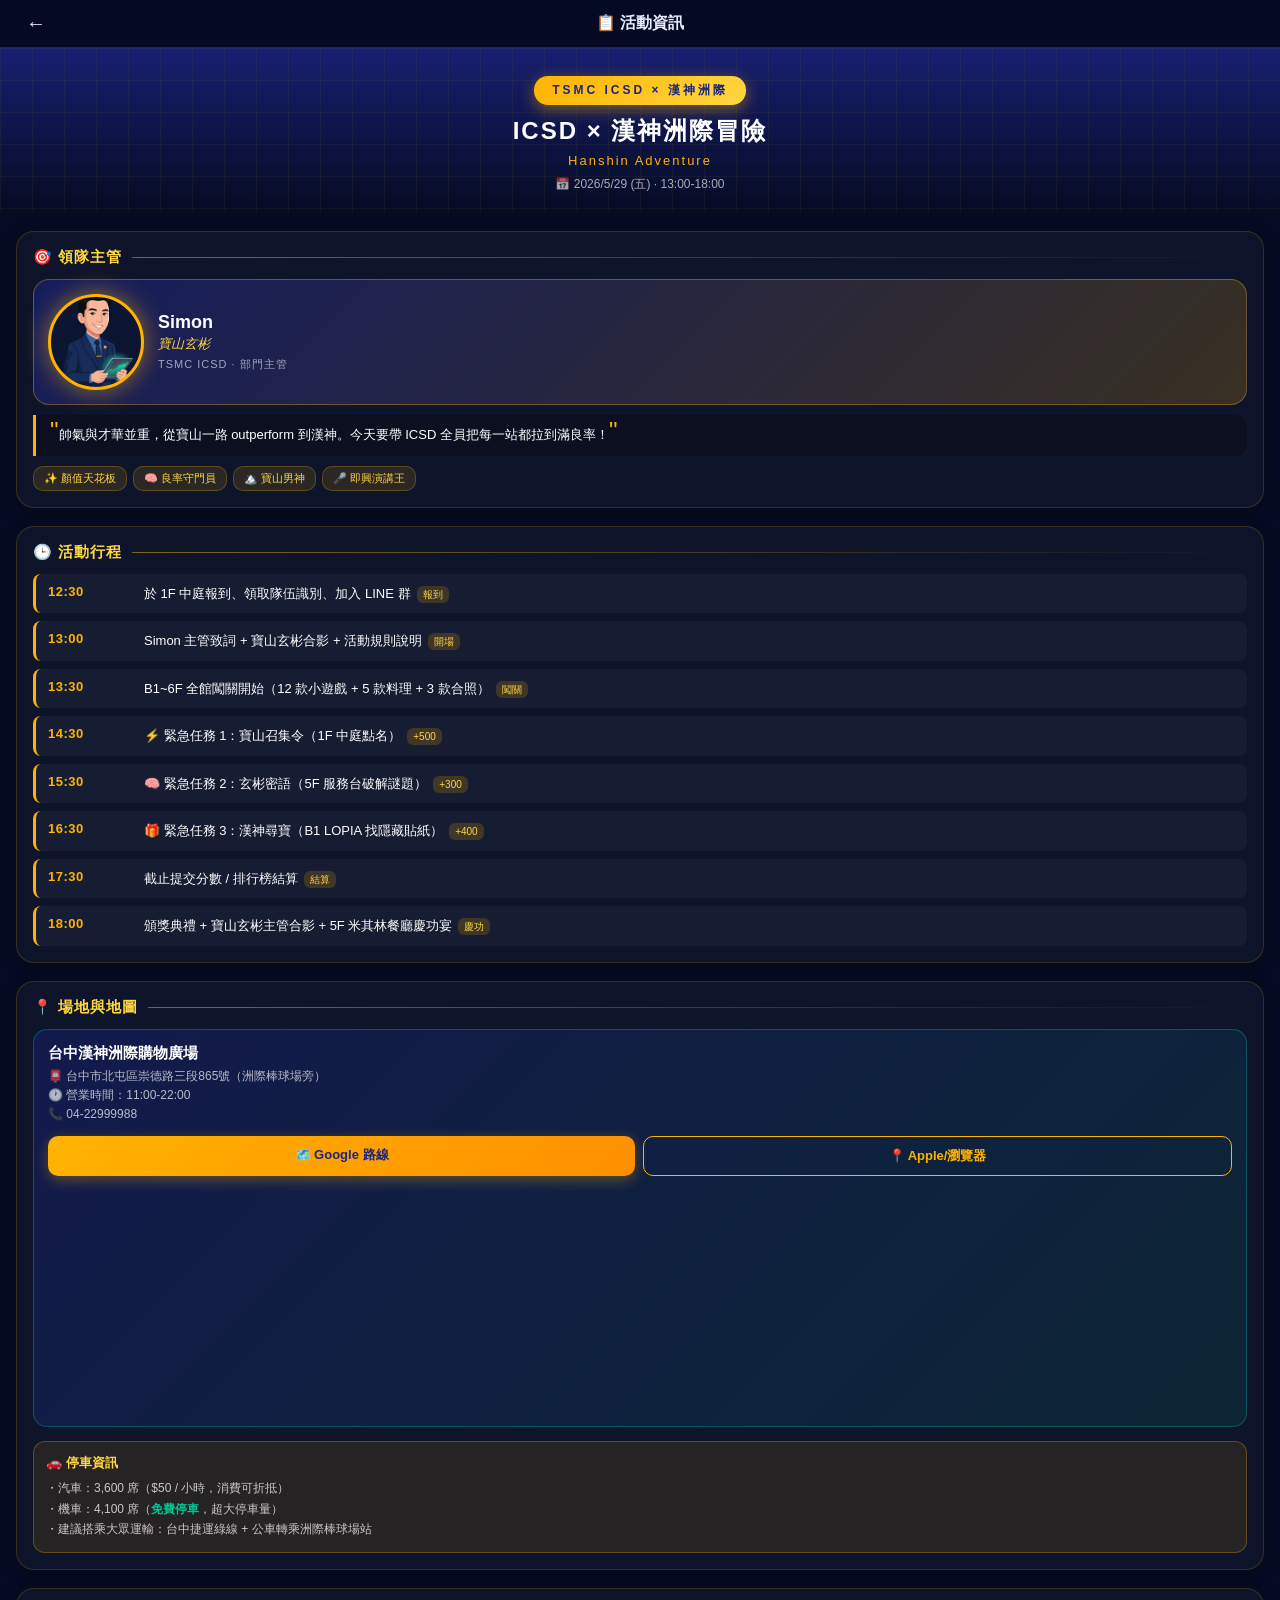
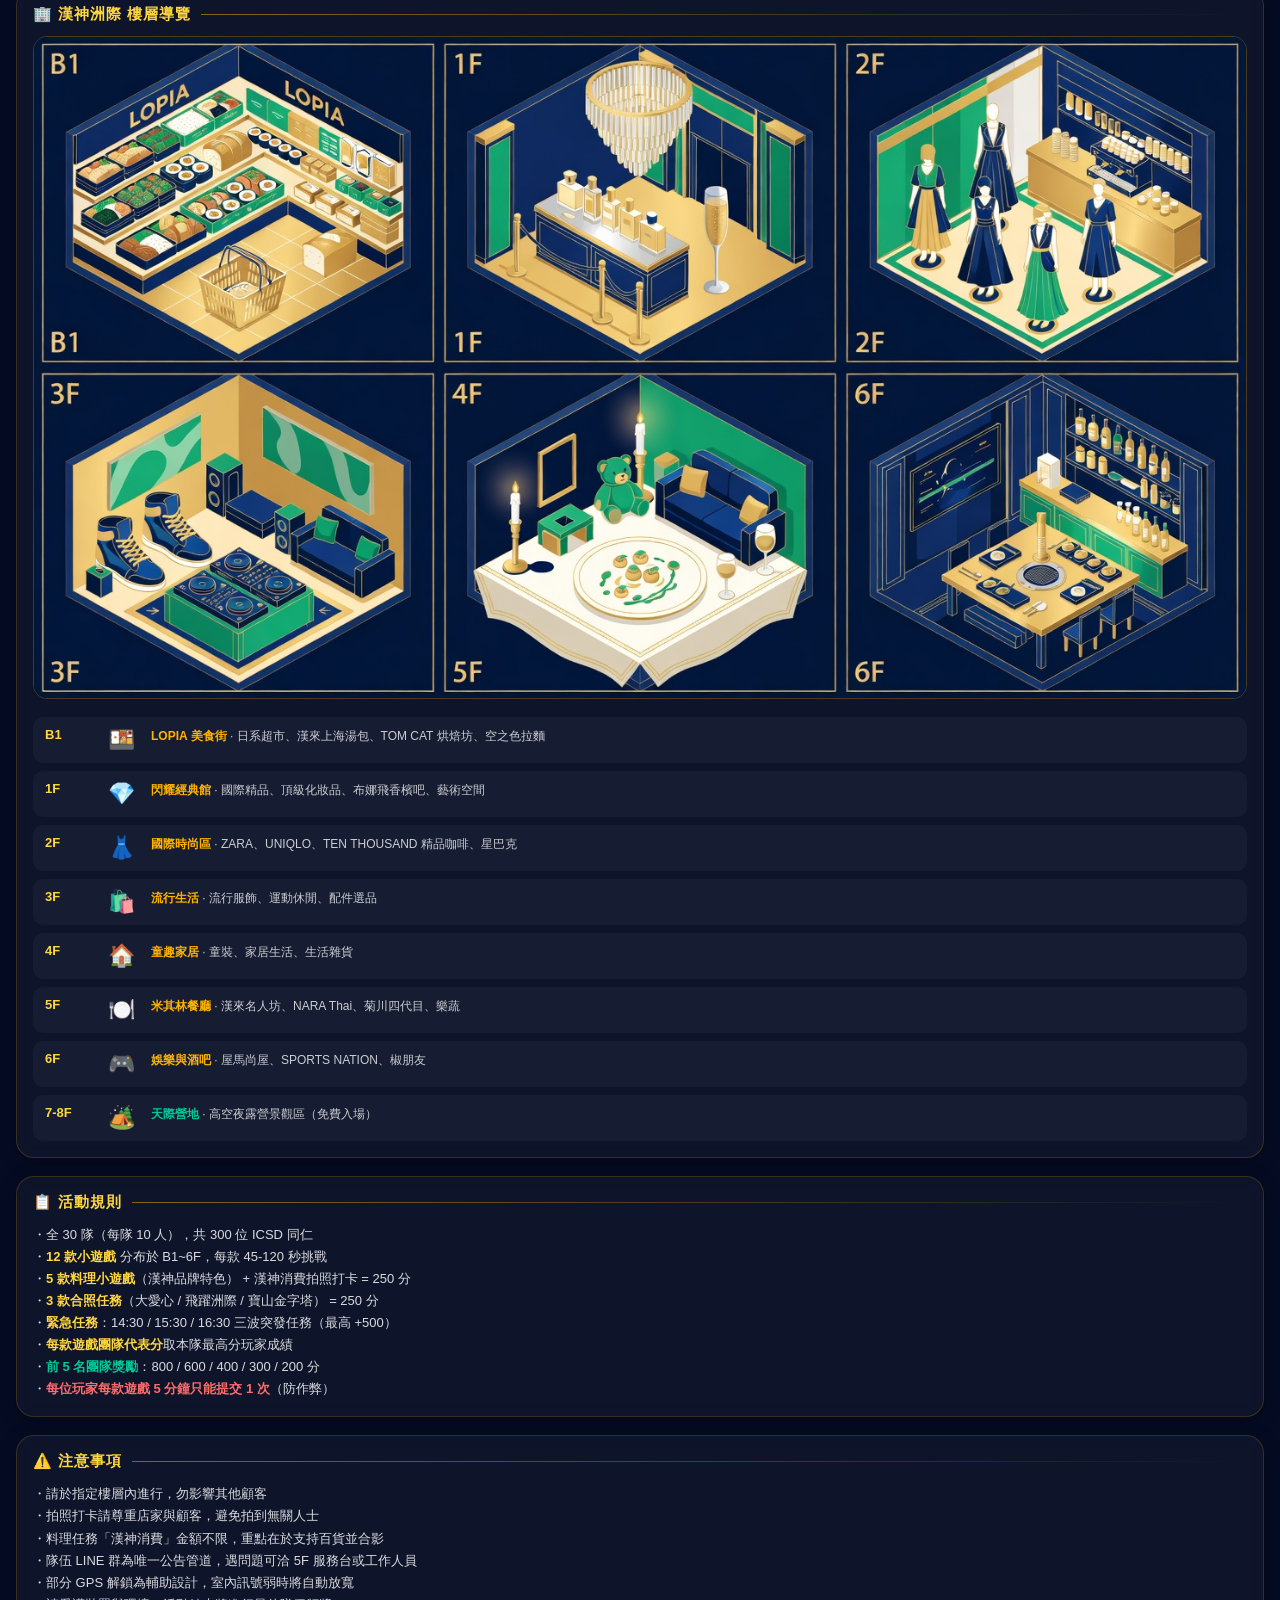
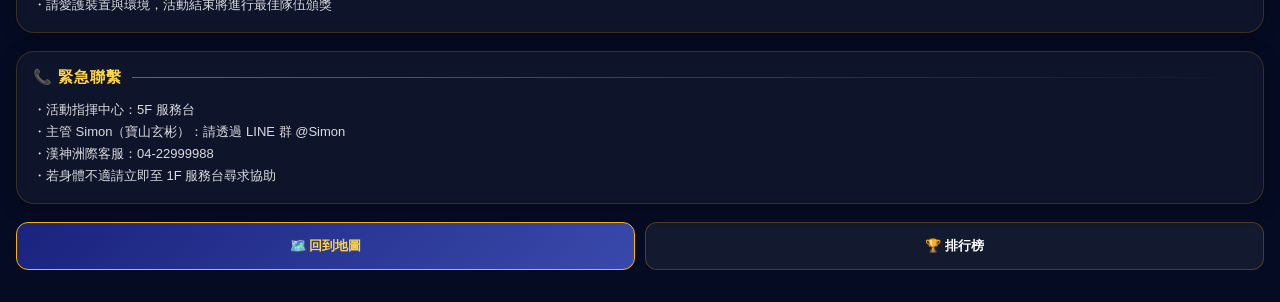
<file: info.html>
<!DOCTYPE html>
<html lang="zh-TW">
<head>
  <meta charset="UTF-8">
  <meta name="viewport" content="width=device-width, initial-scale=1.0, maximum-scale=1.0, user-scalable=no">
  <meta name="theme-color" content="#1A237E">
  <title>活動資訊 - ICSD × 漢神洲際冒險</title>
  <link rel="stylesheet" href="css/common.css?v=icsd3">
  <style>
    body { background:#050b22; min-height:100vh; min-height:100dvh; }
    .info-page { padding-bottom:32px; }
    .info-hero { padding:28px 20px 20px; text-align:center; background:linear-gradient(180deg, rgba(26,35,126,0.85), rgba(5,11,34,0)); position:relative; overflow:hidden; }
    .info-hero::before { content:""; position:absolute; inset:0; background-image:linear-gradient(rgba(255,179,0,0.05) 1px,transparent 1px),linear-gradient(90deg,rgba(255,179,0,0.05) 1px,transparent 1px); background-size:32px 32px; pointer-events:none; }
    .info-hero-tag { display:inline-block; padding:6px 18px; background:linear-gradient(135deg,#FFB300,#FFD740); color:#1A237E; font-weight:900; font-size:12px; letter-spacing:3px; border-radius:14px; margin-bottom:10px; box-shadow:0 4px 16px rgba(255,179,0,0.45); }
    .info-hero-title { font-size:24px; color:#fff; font-weight:900; letter-spacing:2px; margin-bottom:6px; }
    .info-hero-sub { font-size:13px; color:#FFB300; letter-spacing:2px; }
    .info-hero-meta { font-size:12px; color:rgba(255,255,255,0.65); margin-top:8px; }

    .section { margin:18px 16px; padding:16px; background:rgba(255,255,255,0.04); border:1px solid rgba(255,179,0,0.18); border-radius:18px; backdrop-filter:blur(8px); box-shadow:0 4px 18px rgba(0,0,0,0.25); }
    .section-title { display:flex; align-items:center; gap:10px; font-size:15px; font-weight:900; color:#FFD740; margin-bottom:12px; letter-spacing:1px; }
    .section-title-line { flex:1; height:1px; background:linear-gradient(90deg, rgba(255,179,0,0.5), transparent); }

    /* Simon mascot card */
    .simon-card { display:flex; gap:14px; align-items:center; padding:14px; background:linear-gradient(135deg, rgba(26,35,126,0.6), rgba(255,179,0,0.18)); border:1px solid rgba(255,179,0,0.35); border-radius:16px; }
    .simon-avatar-big { width:96px; height:96px; border-radius:50%; background:#0E1862 center/cover no-repeat url('assets/images/mascot/simon-portrait.jpg'); box-shadow:0 0 24px rgba(255,179,0,0.55); border:3px solid #FFB300; flex-shrink:0; }
    .simon-info-name { font-size:18px; color:#fff; font-weight:900; }
    .simon-info-nick { font-size:13px; color:#FFD740; margin-top:2px; font-style:italic; }
    .simon-info-role { font-size:11px; color:rgba(255,255,255,0.6); margin-top:4px; letter-spacing:1px; }
    .simon-quote { margin-top:10px; padding:10px 14px; background:rgba(0,0,0,0.25); border-left:3px solid #FFB300; border-radius:0 12px 12px 0; font-size:13px; color:#fff; line-height:1.6; }
    .simon-quote::before { content:'"'; color:#FFB300; font-size:24px; line-height:0; }
    .simon-quote::after  { content:'"'; color:#FFB300; font-size:24px; line-height:0; }

    /* Schedule */
    .schedule { display:flex; flex-direction:column; gap:8px; }
    .sch-row { display:flex; gap:12px; padding:10px 12px; background:rgba(255,255,255,0.03); border-left:3px solid #FFB300; border-radius:8px; }
    .sch-time { font-size:13px; font-weight:900; color:#FFB300; min-width:84px; letter-spacing:0.5px; }
    .sch-content { flex:1; font-size:13px; color:#fff; line-height:1.5; }
    .sch-tag { display:inline-block; padding:1px 6px; font-size:10px; border-radius:6px; background:rgba(255,179,0,0.18); color:#FFD740; margin-left:6px; vertical-align:middle; }

    /* Map */
    .venue-card { padding:14px; background:linear-gradient(135deg, rgba(26,35,126,0.4), rgba(0,200,150,0.10)); border:1px solid rgba(0,200,150,0.32); border-radius:14px; }
    .venue-name { font-size:15px; color:#fff; font-weight:900; }
    .venue-addr { font-size:12px; color:rgba(255,255,255,0.7); margin-top:4px; line-height:1.6; }
    .venue-actions { display:flex; gap:8px; margin-top:12px; flex-wrap:wrap; }
    .venue-btn { flex:1; min-width:140px; padding:10px 12px; text-align:center; background:linear-gradient(135deg,#FFB300,#FF8F00); color:#1A237E; font-weight:900; font-size:13px; border-radius:10px; text-decoration:none; box-shadow:0 4px 14px rgba(255,179,0,0.32); }
    .venue-btn.outline { background:transparent; color:#FFB300; border:1.5px solid #FFB300; box-shadow:none; }
    .map-embed { width:100%; height:220px; margin-top:12px; border:0; border-radius:12px; }

    /* Floor list */
    .floor-list { display:flex; flex-direction:column; gap:8px; }
    .floor-row { display:flex; gap:12px; padding:10px 12px; background:rgba(255,255,255,0.03); border-radius:10px; }
    .floor-icon { font-size:22px; width:36px; text-align:center; }
    .floor-tier { font-size:13px; font-weight:900; color:#FFD740; min-width:46px; }
    .floor-desc { flex:1; font-size:12px; color:rgba(255,255,255,0.78); line-height:1.5; }

    .badge-list { display:flex; flex-wrap:wrap; gap:6px; margin-top:10px; }
    .badge-list .pill { padding:4px 10px; background:rgba(255,179,0,0.12); color:#FFD740; font-size:11px; border-radius:10px; border:1px solid rgba(255,179,0,0.25); }

    .nav-bottom { display:flex; gap:10px; padding:0 16px; }
    .nav-btn { flex:1; padding:14px; background:rgba(255,255,255,0.06); border:1px solid rgba(255,179,0,0.25); border-radius:12px; text-align:center; color:#fff; text-decoration:none; font-size:13px; font-weight:700; }
    .nav-btn.primary { background:linear-gradient(135deg,#1A237E,#3949AB); border-color:#FFB300; color:#FFD740; }
  </style>
</head>
<body>
<div class="info-page">
  <div class="top-bar"><button class="top-bar-back" onclick="window.location.href='map.html'">←</button><div class="top-bar-title">📋 活動資訊</div><div style="width:40px;"></div></div>

  <!-- Hero -->
  <div class="info-hero">
    <span class="info-hero-tag">TSMC ICSD × 漢神洲際</span>
    <div class="info-hero-title" id="heroTitle">ICSD × 漢神洲際冒險</div>
    <div class="info-hero-sub" id="heroSub">Hanshin Adventure</div>
    <div class="info-hero-meta" id="heroMeta">📅 2026/5/29 (五) · 13:00-18:00</div>
  </div>

  <!-- Simon -->
  <div class="section">
    <div class="section-title">🎯 領隊主管 <span class="section-title-line"></span></div>
    <div class="simon-card">
      <div class="simon-avatar-big" aria-label="Simon 寶山玄彬"></div>
      <div>
        <div class="simon-info-name">Simon</div>
        <div class="simon-info-nick">寶山玄彬</div>
        <div class="simon-info-role">TSMC ICSD · 部門主管</div>
      </div>
    </div>
    <div class="simon-quote">帥氣與才華並重，從寶山一路 outperform 到漢神。今天要帶 ICSD 全員把每一站都拉到滿良率！</div>
    <div class="badge-list">
      <span class="pill">✨ 顏值天花板</span>
      <span class="pill">🧠 良率守門員</span>
      <span class="pill">🏔️ 寶山男神</span>
      <span class="pill">🎤 即興演講王</span>
    </div>
  </div>

  <!-- Schedule -->
  <div class="section">
    <div class="section-title">🕒 活動行程 <span class="section-title-line"></span></div>
    <div class="schedule" id="schedule">
      <div class="sch-row"><div class="sch-time">12:30</div><div class="sch-content">於 1F 中庭報到、領取隊伍識別、加入 LINE 群<span class="sch-tag">報到</span></div></div>
      <div class="sch-row"><div class="sch-time">13:00</div><div class="sch-content">Simon 主管致詞 + 寶山玄彬合影 + 活動規則說明<span class="sch-tag">開場</span></div></div>
      <div class="sch-row"><div class="sch-time">13:30</div><div class="sch-content">B1~6F 全館闖關開始（12 款小遊戲 + 5 款料理 + 3 款合照）<span class="sch-tag">闖關</span></div></div>
      <div class="sch-row"><div class="sch-time">14:30</div><div class="sch-content">⚡ 緊急任務 1：寶山召集令（1F 中庭點名）<span class="sch-tag">+500</span></div></div>
      <div class="sch-row"><div class="sch-time">15:30</div><div class="sch-content">🧠 緊急任務 2：玄彬密語（5F 服務台破解謎題）<span class="sch-tag">+300</span></div></div>
      <div class="sch-row"><div class="sch-time">16:30</div><div class="sch-content">🎁 緊急任務 3：漢神尋寶（B1 LOPIA 找隱藏貼紙）<span class="sch-tag">+400</span></div></div>
      <div class="sch-row"><div class="sch-time">17:30</div><div class="sch-content">截止提交分數 / 排行榜結算<span class="sch-tag">結算</span></div></div>
      <div class="sch-row"><div class="sch-time">18:00</div><div class="sch-content">頒獎典禮 + 寶山玄彬主管合影 + 5F 米其林餐廳慶功宴<span class="sch-tag">慶功</span></div></div>
    </div>
  </div>

  <!-- Venue -->
  <div class="section">
    <div class="section-title">📍 場地與地圖 <span class="section-title-line"></span></div>
    <div class="venue-card">
      <div class="venue-name" id="venueName">台中漢神洲際購物廣場</div>
      <div class="venue-addr" id="venueAddr">📮 台中市北屯區崇德路三段865號（洲際棒球場旁）<br>🕐 營業時間：11:00 - 22:00<br>📞 04-22999988</div>
      <div class="venue-actions">
        <a class="venue-btn" href="https://www.google.com/maps/dir/?api=1&destination=台中漢神洲際購物廣場" target="_blank" rel="noopener">🗺️ Google 路線</a>
        <a class="venue-btn outline" href="https://www.google.com/maps/search/?api=1&query=台中漢神洲際購物廣場" target="_blank" rel="noopener">📍 Apple/瀏覽器</a>
      </div>
      <iframe class="map-embed" loading="lazy" src="https://maps.google.com/maps?q=%E5%8F%B0%E4%B8%AD%E6%BC%A2%E7%A5%9E%E6%B4%B2%E9%9A%9B%E8%B3%BC%E7%89%A9%E5%BB%A3%E5%A0%B4&output=embed" referrerpolicy="no-referrer-when-downgrade"></iframe>
    </div>

    <div style="margin-top:14px; padding:12px; background:rgba(255,179,0,0.10); border:1px solid rgba(255,179,0,0.28); border-radius:12px;">
      <div style="font-size:13px; font-weight:800; color:#FFD740;">🚗 停車資訊</div>
      <div style="font-size:12px; color:rgba(255,255,255,0.75); line-height:1.7; margin-top:6px;">
        ・汽車：3,600 席（$50 / 小時，消費可折抵）<br>
        ・機車：4,100 席（<b style="color:#00C896;">免費停車</b>，超大停車量）<br>
        ・建議搭乘大眾運輸：台中捷運綠線 + 公車轉乘洲際棒球場站
      </div>
    </div>
  </div>

  <!-- Floors -->
  <div class="section">
    <div class="section-title">🏢 漢神洲際 樓層導覽 <span class="section-title-line"></span></div>
    <img src="assets/images/floors/floor-grid.jpg" alt="漢神洲際 7 層樓視覺導覽" style="width:100%; border-radius:14px; margin-bottom:14px; border:1px solid rgba(255,179,0,0.25);" loading="lazy">
    <div class="floor-list" id="floorList">
      <div class="floor-row"><div class="floor-tier">B1</div><div class="floor-icon">🍱</div><div class="floor-desc"><b style="color:#FFB300;">LOPIA 美食街</b> · 日系超市、漢來上海湯包、TOM CAT 烘焙坊、空之色拉麵</div></div>
      <div class="floor-row"><div class="floor-tier">1F</div><div class="floor-icon">💎</div><div class="floor-desc"><b style="color:#FFB300;">閃耀經典館</b> · 國際精品、頂級化妝品、布娜飛香檳吧、藝術空間</div></div>
      <div class="floor-row"><div class="floor-tier">2F</div><div class="floor-icon">👗</div><div class="floor-desc"><b style="color:#FFB300;">國際時尚區</b> · ZARA、UNIQLO、TEN THOUSAND 精品咖啡、星巴克</div></div>
      <div class="floor-row"><div class="floor-tier">3F</div><div class="floor-icon">🛍️</div><div class="floor-desc"><b style="color:#FFB300;">流行生活</b> · 流行服飾、運動休閒、配件選品</div></div>
      <div class="floor-row"><div class="floor-tier">4F</div><div class="floor-icon">🏠</div><div class="floor-desc"><b style="color:#FFB300;">童趣家居</b> · 童裝、家居生活、生活雜貨</div></div>
      <div class="floor-row"><div class="floor-tier">5F</div><div class="floor-icon">🍽️</div><div class="floor-desc"><b style="color:#FFB300;">米其林餐廳</b> · 漢來名人坊、NARA Thai、菊川四代目、樂蔬</div></div>
      <div class="floor-row"><div class="floor-tier">6F</div><div class="floor-icon">🎮</div><div class="floor-desc"><b style="color:#FFB300;">娛樂與酒吧</b> · 屋馬尚屋、SPORTS NATION、椒朋友</div></div>
      <div class="floor-row"><div class="floor-tier">7-8F</div><div class="floor-icon">🏕️</div><div class="floor-desc"><b style="color:#00C896;">天際營地</b> · 高空夜露營景觀區（免費入場）</div></div>
    </div>
  </div>

  <!-- 規則摘要 -->
  <div class="section">
    <div class="section-title">📋 活動規則 <span class="section-title-line"></span></div>
    <div style="font-size:13px; color:rgba(255,255,255,0.85); line-height:1.7;">
      ・全 30 隊（每隊 10 人），共 300 位 ICSD 同仁<br>
      ・<b style="color:#FFD740;">12 款小遊戲</b> 分布於 B1~6F，每款 45-120 秒挑戰<br>
      ・<b style="color:#FFD740;">5 款料理小遊戲</b>（漢神品牌特色） + 漢神消費拍照打卡 = 250 分<br>
      ・<b style="color:#FFD740;">3 款合照任務</b>（大愛心 / 飛躍洲際 / 寶山金字塔） = 250 分<br>
      ・<b style="color:#FFD740;">緊急任務</b>：14:30 / 15:30 / 16:30 三波突發任務（最高 +500）<br>
      ・<b style="color:#FFD740;">每款遊戲團隊代表分</b>取本隊最高分玩家成績<br>
      ・<b style="color:#00C896;">前 5 名團隊獎勵</b>：800 / 600 / 400 / 300 / 200 分<br>
      ・<b style="color:#FF6B6B;">每位玩家每款遊戲 5 分鐘只能提交 1 次</b>（防作弊）
    </div>
  </div>

  <!-- 注意事項 -->
  <div class="section">
    <div class="section-title">⚠️ 注意事項 <span class="section-title-line"></span></div>
    <div style="font-size:13px; color:rgba(255,255,255,0.85); line-height:1.7;">
      ・請於指定樓層內進行，勿影響其他顧客<br>
      ・拍照打卡請尊重店家與顧客，避免拍到無關人士<br>
      ・料理任務「漢神消費」金額不限，重點在於支持百貨並合影<br>
      ・隊伍 LINE 群為唯一公告管道，遇問題可洽 5F 服務台或工作人員<br>
      ・部分 GPS 解鎖為輔助設計，室內訊號弱時將自動放寬<br>
      ・請愛護裝置與環境，活動結束將進行最佳隊伍頒獎
    </div>
  </div>

  <!-- 緊急聯繫 -->
  <div class="section">
    <div class="section-title">📞 緊急聯繫 <span class="section-title-line"></span></div>
    <div style="font-size:13px; color:rgba(255,255,255,0.85); line-height:1.7;">
      ・活動指揮中心：5F 服務台<br>
      ・主管 Simon（寶山玄彬）：請透過 LINE 群 @Simon<br>
      ・漢神洲際客服：04-22999988<br>
      ・若身體不適請立即至 1F 服務台尋求協助
    </div>
  </div>

  <div class="nav-bottom">
    <a class="nav-btn primary" href="map.html">🗺️ 回到地圖</a>
    <a class="nav-btn" href="scoreboard.html">🏆 排行榜</a>
  </div>
</div>
<script src="js/config.js"></script>
<script>
  try {
    document.getElementById('heroTitle').textContent = CONFIG.EVENT_NAME;
    document.getElementById('heroSub').textContent   = CONFIG.EVENT_SUBTITLE || 'Hanshin Adventure';
    document.getElementById('heroMeta').textContent  = '📅 ' + CONFIG.EVENT_DATE_DISPLAY + ' · ' + CONFIG.EVENT_TIME;
    document.getElementById('venueName').textContent = CONFIG.VENUE;
    var addr = '📮 ' + CONFIG.VENUE_ADDRESS + '（洲際棒球場旁）<br>🕐 營業時間：' + CONFIG.VENUE_HOURS + '<br>📞 ' + CONFIG.VENUE_PHONE;
    document.getElementById('venueAddr').innerHTML = addr;
  } catch(e) { console.warn('CONFIG fallback', e); }
</script>
</body>
</html>
</file>
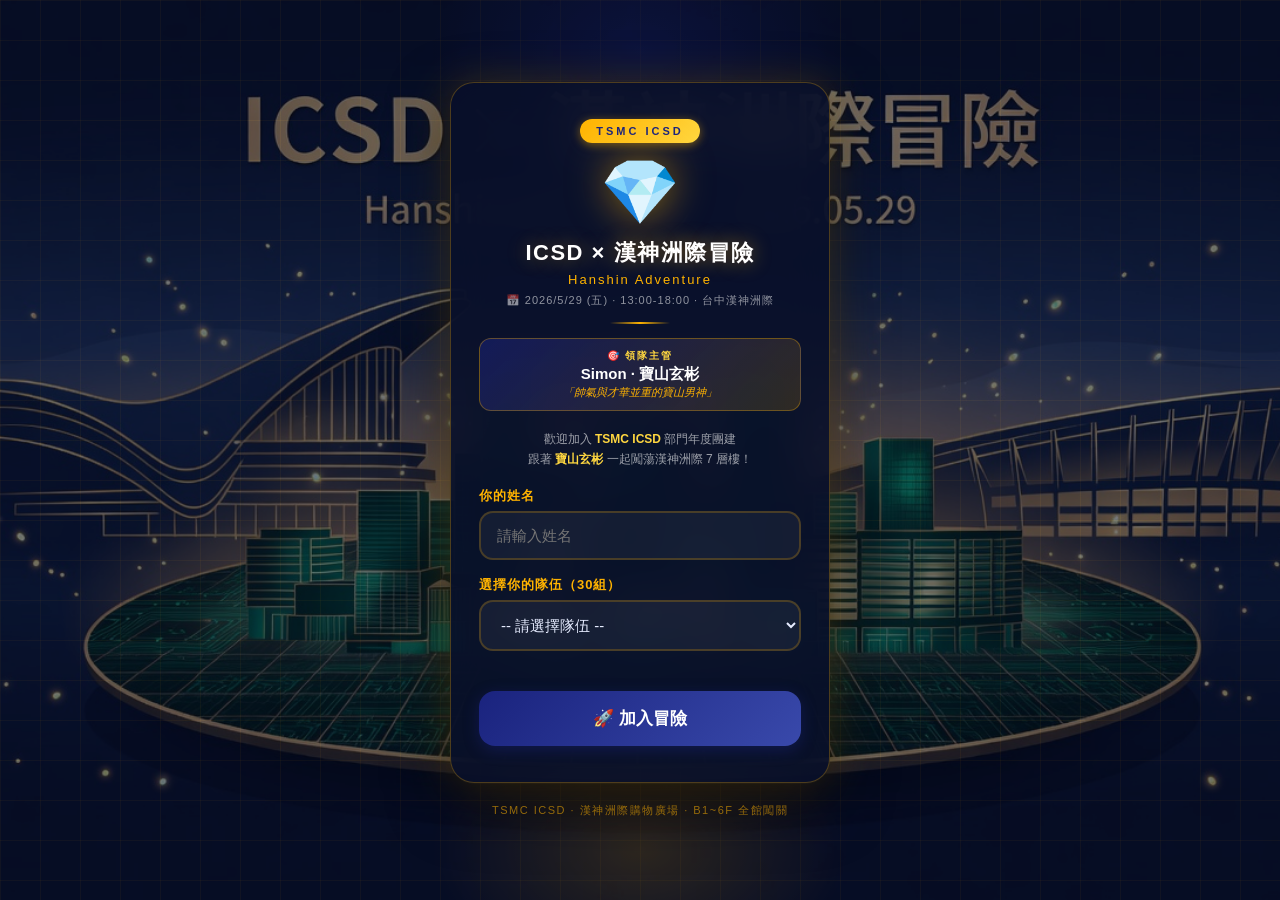
<file: map.html>
<!DOCTYPE html>
<html lang="zh-TW">
<head>
  <meta charset="UTF-8">
  <meta name="viewport" content="width=device-width, initial-scale=1.0, maximum-scale=1.0, user-scalable=no">
  <meta name="theme-color" content="#1A237E">
  <link rel="manifest" href="manifest.json">
  <title>ICSD × 漢神洲際冒險</title>
  <link rel="stylesheet" href="css/common.css?v=icsd3">
  <style>
    .content-area { padding-bottom:70px; }
    /* Section headers */
    .section-header { padding:16px 16px 8px; display:flex; align-items:center; gap:8px; }
    .section-header-icon { font-size:24px; }
    .section-header-title { font-size:18px; font-weight:800; color:var(--text); }
    .section-header-badge { font-size:11px; background:var(--primary); color:white; padding:2px 8px; border-radius:10px; font-weight:700; }
    .section-desc { padding:0 16px 12px; font-size:13px; color:var(--text-light); line-height:1.5; }

    /* Game cards */
    .game-grid { padding:0 16px 16px; display:flex; flex-direction:column; gap:12px; }
    .game-card { display:flex; align-items:center; gap:14px; padding:16px; background:var(--bg-card); border:1px solid rgba(0,188,212,0.12); border-radius:16px; box-shadow:var(--shadow); cursor:pointer; backdrop-filter:blur(8px); }
    .game-card-icon { font-size:36px; width:56px; height:56px; border-radius:14px; display:flex; align-items:center; justify-content:center; flex-shrink:0; }
    .game-card-info { flex:1; min-width:0; }
    .game-card-name { font-size:15px; font-weight:700; }
    .game-card-desc { font-size:12px; color:var(--text-light); margin-top:2px; line-height:1.4; overflow:hidden; text-overflow:ellipsis; display:-webkit-box; -webkit-line-clamp:2; -webkit-box-orient:vertical; }
    .game-card-meta { font-size:11px; margin-top:4px; color:var(--primary); font-weight:600; }
    .game-card-arrow { color:rgba(0,188,212,0.4); font-size:18px; flex-shrink:0; }

    /* Adventure cards - special styling */
    .adventure-card { position:relative; overflow:hidden; }
    .adventure-card .game-card-icon { font-size:40px; }
    .adventure-badge { position:absolute; top:8px; right:8px; font-size:10px; padding:3px 8px; border-radius:8px; font-weight:700; }
    .badge-cooking { background:#FF6F00; color:white; }
    .badge-photo { background:#E91E63; color:white; }
    .badge-pts { font-size:11px; color:#FF6F00; font-weight:700; }

    /* Story mission cards */
    .story-card { background:linear-gradient(135deg,rgba(233,30,99,0.08),rgba(0,188,212,0.05)); border-left:4px solid var(--primary); }
    .story-step { display:flex; align-items:center; gap:10px; padding:12px 16px; }
    .story-num { width:32px; height:32px; border-radius:50%; background:var(--primary); color:white; display:flex; align-items:center; justify-content:center; font-weight:800; font-size:14px; flex-shrink:0; }
    .story-text { font-size:14px; font-weight:600; }
    .story-sub { font-size:12px; color:var(--text-light); margin-top:2px; }

    /* Photo task detail */
    .photo-requirement { background:rgba(233,30,99,0.1); border:1px solid rgba(233,30,99,0.15); border-radius:12px; padding:12px; margin-top:8px; }
    .photo-requirement-label { font-size:11px; color:var(--primary); font-weight:700; margin-bottom:4px; }
    .photo-requirement-text { font-size:13px; color:var(--text-light); line-height:1.5; }

    /* Chat */
    .chat-fab { position:fixed; bottom:80px; right:16px; width:52px; height:52px; border-radius:50%; background:var(--primary); color:white; border:none; font-size:24px; box-shadow:0 4px 16px rgba(233,30,99,0.4); cursor:pointer; z-index:20; }
    .chat-panel { position:fixed; bottom:0; left:0; right:0; height:60vh; background:rgba(15,15,35,0.95); border-radius:20px 20px 0 0; border-top:1px solid rgba(0,188,212,0.2); box-shadow:0 -4px 20px rgba(0,0,0,0.4); z-index:100; transform:translateY(100%); transition:transform 0.3s ease; display:flex; flex-direction:column; backdrop-filter:blur(20px); }
    .chat-panel.open { transform:translateY(0); }
    .chat-header { padding:12px 16px; border-bottom:1px solid rgba(0,188,212,0.15); display:flex; align-items:center; gap:8px; }
    .chat-ch-btn { padding:6px 14px; border-radius:20px; border:1.5px solid rgba(0,188,212,0.3); background:transparent; color:var(--text); font-size:13px; cursor:pointer; font-weight:600; }
    .chat-ch-btn.active { background:var(--primary); color:white; border-color:var(--primary); }
    .chat-messages { flex:1; overflow-y:auto; padding:12px 16px; }
    .chat-msg { margin-bottom:10px; } .chat-msg-me { text-align:right; }
    .chat-msg-head { font-size:11px; color:#999; margin-bottom:2px; }
    .chat-msg-body { display:inline-block; padding:8px 14px; border-radius:16px; background:rgba(255,255,255,0.08); color:var(--text); font-size:14px; max-width:80%; text-align:left; word-break:break-word; }
    .chat-msg-me .chat-msg-body { background:var(--primary); color:white; }
    .chat-input-bar { display:flex; gap:8px; padding:10px 16px; border-top:1px solid rgba(0,188,212,0.15); }
    .chat-input-bar input { flex:1; border:1.5px solid rgba(0,188,212,0.2); border-radius:20px; padding:8px 16px; font-size:14px; outline:none; background:rgba(255,255,255,0.05); color:var(--text); }
    .chat-input-bar button { background:var(--primary); color:white; border:none; border-radius:50%; width:38px; height:38px; font-size:16px; cursor:pointer; }

    /* Tab bar */
    .tab-bar { position:fixed; bottom:0; left:0; right:0; display:flex; background:rgba(10,10,26,0.95); border-top:1px solid rgba(0,188,212,0.15); z-index:50; padding-bottom:env(safe-area-inset-bottom); backdrop-filter:blur(10px); }
    .tab-item { flex:1; text-align:center; padding:8px 0; cursor:pointer; }
    .tab-item-icon { font-size:20px; } .tab-item-label { font-size:10px; color:var(--text-light); margin-top:2px; }
    .tab-item.active .tab-item-label { color:var(--secondary); font-weight:700; }

    /* Floor sub-tabs for games */
    .floor-tabs { display:flex; overflow-x:auto; gap:6px; padding:8px 16px; -webkit-overflow-scrolling:touch; scrollbar-width:none; }
    .floor-tabs::-webkit-scrollbar { display:none; }
    .floor-tab { flex-shrink:0; padding:6px 14px; border-radius:20px; background:rgba(255,255,255,0.06); border:2px solid rgba(0,188,212,0.2); color:var(--text); font-size:12px; font-weight:600; cursor:pointer; white-space:nowrap; }
    .floor-tab.active { background:var(--primary); color:white; border-color:var(--primary); }

    /* Ingredients list */
    .ingredients { display:flex; flex-wrap:wrap; gap:6px; margin-top:6px; }
    .ingredient-tag { font-size:11px; padding:3px 8px; border-radius:12px; background:rgba(255,255,255,0.08); color:var(--text-light); }

    /* Game status badges */
    .game-status { font-size:10px; padding:2px 8px; border-radius:8px; font-weight:700; margin-left:8px; }
    .status-locked { background:#e0e0e0; color:#999; }
    .status-unlocked { background:#E3F2FD; color:#1565C0; }
    .status-completed { background:#E8F5E9; color:#2E7D32; }
    .game-card.card-locked { opacity:0.5; }
    .game-card.card-completed { border-left:4px solid #4CAF50; }

    /* Emergency task */
    .emergency-banner { margin:8px 16px 12px; background:linear-gradient(135deg,#FF1744,#D50000); border-radius:16px; padding:16px; animation:emergPulse 2s ease-in-out infinite; }
    @keyframes emergPulse { 0%,100%{box-shadow:0 0 0 0 rgba(255,23,68,0.4)} 50%{box-shadow:0 0 0 10px rgba(255,23,68,0)} }
    .emergency-title { color:white; font-size:15px; font-weight:800; }
    .emergency-desc { color:rgba(255,255,255,0.85); font-size:13px; margin-top:6px; line-height:1.5; }
    .emergency-time { color:rgba(255,255,255,0.6); font-size:11px; margin-top:8px; }

    /* Countdown timer bar */
    .countdown-bar { background:linear-gradient(90deg,#1a1a2e,#2a2a4e); padding:8px 16px; display:flex; align-items:center; justify-content:center; gap:10px; }
    .countdown-label { font-size:12px; color:rgba(255,255,255,0.7); }
    .countdown-time { font-size:20px; font-weight:900; color:#ffd700; font-family:monospace; letter-spacing:2px; }
    .countdown-bar.expired { background:linear-gradient(90deg,#b71c1c,#d32f2f); }
    .countdown-bar.expired .countdown-time { color:white; animation:blink 1s step-end infinite; }
    @keyframes blink { 50% { opacity:0.4; } }
    .game-card.card-time-locked { opacity:0.4; pointer-events:none; position:relative; }
    .time-lock-overlay { position:absolute; inset:0; display:flex; align-items:center; justify-content:center; background:rgba(0,0,0,0.3); border-radius:16px; color:white; font-weight:700; font-size:13px; }
  </style>
</head>
<body>
<div class="top-bar">
  <button class="top-bar-back" onclick="showSettings()" style="font-size:18px">⚙️</button>
  <div class="top-bar-title">💎 ICSD × 漢神洲際冒險<span id="testModeBadge" style="display:none;background:#f44336;color:white;font-size:10px;padding:2px 6px;border-radius:8px;margin-left:6px;vertical-align:middle;font-weight:700;">🧪 測試</span></div>
  <button style="width:40px;background:none;border:none;font-size:18px;cursor:pointer;position:relative;" onclick="Broadcast.openMessages()">🔔<span id="broadcast-badge" style="display:none;position:absolute;top:2px;right:2px;background:#f44336;color:white;border-radius:50%;width:16px;height:16px;font-size:10px;align-items:center;justify-content:center;">0</span></button>
</div>
<div id="countdown-bar" class="countdown-bar">
  <span class="countdown-label">⏱ 活動剩餘</span>
  <span class="countdown-time" id="countdownTime">--:--</span>
</div>
<div id="notification-bar" class="notification-bar"></div>
<div id="message-panel" class="message-panel"></div>

<div id="teamOnlineBar" style="padding:8px 16px;font-size:13px;color:#fff;background:rgba(255,179,0,0.12);border-bottom:1px solid rgba(255,179,0,0.25);">🟢 隊伍在線 <b>-</b></div>
<!-- Simon 寶山玄彬 主管激勵 banner -->
<div class="simon-banner" id="simonBanner" style="margin:10px 16px 4px;">
  <div class="simon-avatar" aria-label="Simon 寶山玄彬"></div>
  <div class="simon-text">
    <div class="simon-name">SIMON · 寶山玄彬</div>
    <div class="simon-msg" id="simonMsg">寶山玄彬在這裡幫你加油，今天 ICSD 一定 yield 滿格 ✨</div>
  </div>
</div>
<div class="content-area" id="contentArea" style="padding-top:4px;"></div>

<!-- 活動資訊 / 聊天 浮動按鈕 -->
<a href="info.html" class="chat-fab" style="bottom:148px;right:16px;background:linear-gradient(135deg,#1A237E,#3949AB);border:2px solid #FFB300;color:#FFD740;text-decoration:none;display:flex;align-items:center;justify-content:center;box-shadow:0 4px 16px rgba(255,179,0,0.4);" title="活動資訊">📋</a>
<button class="chat-fab" onclick="Chat.open()">💬</button>
<div class="chat-panel" id="chat-panel">
  <div class="chat-header"><button class="chat-ch-btn active" data-channel="team" onclick="Chat.switchChannel('team')">👥 隊伍</button><button class="chat-ch-btn" data-channel="world" onclick="Chat.switchChannel('world')">🌍 世界</button><div style="flex:1"></div><button onclick="Chat.close()" style="background:none;border:none;font-size:18px;cursor:pointer;">✕</button></div>
  <div id="chat-online-count" style="padding:6px 16px;font-size:12px;color:#aff;background:rgba(0,188,212,0.08);border-bottom:1px solid rgba(0,188,212,0.15);">🟢 隊伍在線 <b>-</b></div>
  <div class="chat-messages" id="chat-messages"></div>
  <div class="chat-input-bar"><input id="chat-input" placeholder="輸入訊息..." maxlength="200"><button onclick="sendChatMsg()">➤</button></div>
</div>

<div class="tab-bar">
  <div class="tab-item active" onclick="switchTab('story')"><div class="tab-item-icon">📖</div><div class="tab-item-label">劇情任務</div></div>
  <div class="tab-item" onclick="switchTab('adventure')"><div class="tab-item-icon">🍳</div><div class="tab-item-label">冒險任務</div></div>
  <div class="tab-item" onclick="switchTab('games')"><div class="tab-item-icon">🎮</div><div class="tab-item-label">全部遊戲</div></div>
  <div class="tab-item" onclick="switchTab('rank')"><div class="tab-item-icon">🏆</div><div class="tab-item-label">排行榜</div></div>
</div>

<script src="js/config.js"></script><script src="js/api.js"></script><script src="js/auth.js"></script><script src="js/audio.js"></script><script src="js/gps.js"></script><script src="js/broadcast.js"></script><script src="js/chat.js"></script><script src="js/presence.js"></script><script src="js/gatekeeper.js"></script>
<script src="js/dialogue.js"></script><script src="js/dialogue-scripts.js"></script>
<script>
  if (!Auth.requireLogin()) throw new Error('未登入');
  AudioEngine.init(); API.init(); Broadcast.init(); Chat.init(); Presence.start();
  // 顯示測試模式徽章
  if (typeof TEST_MODE !== 'undefined' && TEST_MODE) {
    var tb = document.getElementById('testModeBadge'); if (tb) tb.style.display = 'inline-block';
  }
  var session = Auth.getSession();
  var currentTab = 'story';
  var currentFloor = 'B1F';

  // === Dialogue trigger ===
  function startDialogue(gameId, targetUrl) {
    if (eventExpired) {
      alert('活動時間已結束，無法進入遊戲！');
      return;
    }
    // 先走關主驗證（未解鎖會彈出對話框；已解鎖或該遊戲無設定則直接進入）
    var doEnter = function() {
      var script = (typeof DialogueScripts !== 'undefined') ? DialogueScripts[gameId] : null;
      if (script && script.length > 0) {
        Dialogue.show(script, function() {
          window.location.href = targetUrl || ('game.html?id=' + gameId);
        });
      } else {
        window.location.href = targetUrl || ('game.html?id=' + gameId);
      }
    };
    if (typeof Gatekeeper !== 'undefined') {
      Gatekeeper.guard(gameId, doEnter, function() { /* 取消 */ });
    } else {
      doEnter();
    }
  }

  // === Game status tracking ===
  function getGameStatus(gameId) {
    try {
      var data = JSON.parse(localStorage.getItem('gameStatus') || '{}');
      return data[gameId] || 'unlocked'; // unlocked, completed
    } catch(e) { return 'unlocked'; }
  }
  function setGameCompleted(gameId) {
    try {
      var data = JSON.parse(localStorage.getItem('gameStatus') || '{}');
      data[gameId] = 'completed';
      localStorage.setItem('gameStatus', JSON.stringify(data));
    } catch(e) {}
  }
  // Mark completed games from URL param (game.html redirects back after submit)
  (function() {
    var p = new URLSearchParams(window.location.search);
    if (p.get('completed')) setGameCompleted(p.get('completed'));
  })();

  // === Countdown timer & time lock ===
  var eventExpired = false;
  function updateCountdown() {
    var now = new Date();
    var endH = CONFIG.EVENT_END_HOUR || 14;
    var end = new Date(now); end.setHours(endH, 0, 0, 0);
    var startH = CONFIG.EVENT_START_HOUR || 10;
    var start = new Date(now); start.setHours(startH, 0, 0, 0);
    var bar = document.getElementById('countdown-bar');
    var el = document.getElementById('countdownTime');
    if (!el || !bar) return;

    if (now < start) {
      // Before event starts
      var diff = Math.floor((start - now) / 1000);
      var m = Math.floor(diff / 60); var s = diff % 60;
      el.textContent = (m < 10 ? '0' : '') + m + ':' + (s < 10 ? '0' : '') + s;
      bar.className = 'countdown-bar';
      document.querySelector('.countdown-label').textContent = '⏳ 開始倒數';
      eventExpired = false;
    } else if (now >= end) {
      el.textContent = '00:00';
      bar.className = 'countdown-bar expired';
      document.querySelector('.countdown-label').textContent = '🔒 活動已結束';
      eventExpired = true;
    } else {
      var diff = Math.floor((end - now) / 1000);
      var m = Math.floor(diff / 60); var s = diff % 60;
      el.textContent = (m < 10 ? '0' : '') + m + ':' + (s < 10 ? '0' : '') + s;
      bar.className = 'countdown-bar';
      document.querySelector('.countdown-label').textContent = '⏱ 活動剩餘';
      eventExpired = false;
    }
  }
  updateCountdown();
  setInterval(updateCountdown, 1000);

  // === Emergency tasks (local config + server) ===
  var emergencyTasks = [];
  function loadEmergencyTasks() {
    // Check local config emergency tasks by trigger time
    var now = new Date();
    var hhmm = (now.getHours() < 10 ? '0' : '') + now.getHours() + ':' + (now.getMinutes() < 10 ? '0' : '') + now.getMinutes();
    CONFIG.EMERGENCY_TASKS.forEach(function(t) {
      if (t.triggerTime <= hhmm && !t._triggered) {
        t.active = true;
        t._triggered = true;
      }
    });
    emergencyTasks = CONFIG.EMERGENCY_TASKS.filter(function(t) { return t.active; });
    // Also fetch from server
    API.get('READ', { action:'getBroadcasts' }).then(function(res) {
      if (res && res.data) {
        var serverEmergency = res.data.filter(function(b) { return b.type === 'emergency' && b.active; });
        serverEmergency.forEach(function(se) {
          if (!emergencyTasks.find(function(e) { return e.id === se.id; })) {
            emergencyTasks.push(se);
          }
        });
      }
      if (currentTab === 'games') renderContent();
    }).catch(function() {});
  }
  loadEmergencyTasks();

  // === Simon 寶山玄彬 主管激勵輪播（每 22s 換一句） ===
  var SIMON_QUOTES = [
    '寶山玄彬在這裡幫你加油，今天 ICSD 一定 yield 滿格 ✨',
    '帥氣與才華並重，一起把每一站都拉到 100% 良率 💎',
    '別忘了：先進製程靠耐心，闖關靠默契，慶功在 6F 米其林 🍷',
    '5F 等你來解玄彬密語，破關記得 line 我喔 📡',
    'Stay hungry, stay foundry — ICSD is the way! 🏔️',
    '14:30 寶山召集令一定要到，不到就被 Simon 點名嘍 ⚡',
    '吃飽再戰！B1 LOPIA 的便當有 Simon 認證 🍱',
    '記得拍照打卡，每張都是 ICSD 年度回憶 📸',
    '失敗不可怕，可怕的是不敢再 tape-out 一次 🚀',
    '看著漢神洲際的金，想著寶山的藍——這就是 ICSD 的色彩 🌟'
  ];
  (function rotateSimon(){
    var el = document.getElementById('simonMsg'); if (!el) return;
    var i = Math.floor(Math.random() * SIMON_QUOTES.length);
    setInterval(function(){
      i = (i + 1) % SIMON_QUOTES.length;
      el.style.opacity = '0';
      setTimeout(function(){ el.textContent = SIMON_QUOTES[i]; el.style.opacity = '1'; }, 240);
    }, 22000);
    el.style.transition = 'opacity 0.4s';
    el.textContent = SIMON_QUOTES[i];
  })();
  var emergPI = (CONFIG.POLL_INTERVAL && CONFIG.POLL_INTERVAL.emergency) || { base: 45000, jitter: 15000 };
  setInterval(loadEmergencyTasks, emergPI.base + Math.random() * emergPI.jitter);

  function switchTab(tab) {
    if (tab === 'rank') { window.location.href = 'scoreboard.html'; return; }
    currentTab = tab;
    document.querySelectorAll('.tab-item').forEach(function(t, i) {
      t.classList.remove('active');
      if ((tab === 'story' && i === 0) || (tab === 'adventure' && i === 1) || (tab === 'games' && i === 2)) t.classList.add('active');
    });
    renderContent();
    AudioEngine.tapButton();
  }

  function renderContent() {
    var area = document.getElementById('contentArea');
    if (currentTab === 'story') renderStory(area);
    else if (currentTab === 'adventure') renderAdventure(area);
    else if (currentTab === 'games') renderAllGames(area);
    // 每次渲染都更新隊伍在線人數
    renderTeamOnline();
  }

  async function renderTeamOnline() {
    if (typeof Presence === 'undefined') return;
    var session = Auth.getSession(); if (!session) return;
    try {
      var data = await Presence.getTeamOnline(session.teamId);
      var el = document.getElementById('teamOnlineBar');
      if (!el) return;
      var names = (data.members || []).map(function(m){return m.name;}).filter(Boolean).slice(0, 6).join('、');
      el.innerHTML = '🟢 <b>' + (session.teamEmoji || '') + ' ' + (session.teamName || '') + '</b> 線上 <b style="color:#0f0">' + (data.count || 0) + '</b> 人' + (names ? '<div style="font-size:11px;color:#aaa;margin-top:2px;">' + names + '</div>' : '');
    } catch(e) {}
  }
  // 定期刷新在線（30s）
  setInterval(renderTeamOnline, 30000);

  // ========== 劇情任務 ==========
  function renderStory(area) {
    var storyGames = CONFIG.GAMES.filter(function(g) { return g.type !== 'photo'; });
    var completedCount = storyGames.filter(function(g) { return getGameStatus(g.id) === 'completed'; }).length;

    var html = '<div class="section-header"><span class="section-header-icon">📖</span><span class="section-header-title">劇情任務</span><span class="section-header-badge">' + completedCount + '/' + storyGames.length + ' 完成</span></div>';
    html += '<div class="section-desc">點擊遊戲卡片觸發角色對話，完成劇情後進入遊戲挑戰！</div>';

    // Story mission steps
    var steps = [
      { num: 1, icon: '📋', title: '報到集合', sub: '完成登入、確認隊伍', done: true },
      { num: 2, icon: '🎮', title: '闖關挑戰', sub: '與各關主 NPC 對話，完成 ' + storyGames.length + ' 款遊戲' },
      { num: 3, icon: '🍳', title: '美食冒險', sub: '完成料理挑戰，前往消費並拍照打卡', action: 'adventure' },
      { num: 4, icon: '📸', title: '團隊打卡', sub: '完成景點拍照任務，展現團隊默契', action: 'adventure' },
      { num: 5, icon: '🏆', title: '頒獎典禮', sub: '統計積分，公布冠軍隊伍！' }
    ];
    html += '<div class="game-grid" style="margin-bottom:8px;">';
    steps.forEach(function(s) {
      var clickAttr = s.action ? ' onclick="switchTab(\'' + s.action + '\')"' : '';
      var cursor = s.action ? 'cursor:pointer;' : '';
      var doneStyle = s.done ? 'opacity:0.5;' : '';
      html += '<div class="game-card story-card" style="' + cursor + doneStyle + '"' + clickAttr + '>';
      html += '<div class="story-num">' + (s.done ? '✓' : s.num) + '</div>';
      html += '<div class="game-card-info"><div class="game-card-name">' + s.icon + ' ' + s.title + '</div>';
      html += '<div class="game-card-desc">' + s.sub + '</div></div>';
      if (s.action) html += '<div class="game-card-arrow">›</div>';
      html += '</div>';
    });
    html += '</div>';

    // Game NPC cards
    html += '<div class="section-header"><span class="section-header-icon">🎭</span><span class="section-header-title">關主挑戰</span></div>';
    html += '<div class="section-desc">點擊卡片與關主 NPC 對話，對話結束後自動進入遊戲！</div>';
    html += '<div class="game-grid">';
    storyGames.forEach(function(g) {
      var status = getGameStatus(g.id);
      var statusBadge = status === 'completed' ? '<span class="game-status status-completed">✅ 已完成</span>' : '<span class="game-status status-unlocked">🔓 未挑戰</span>';
      var cardClass = status === 'completed' ? 'game-card card-completed' : 'game-card';
      // Get NPC info from dialogue scripts
      var npcInfo = getNpcInfo(g.id);
      html += '<div class="' + cardClass + '" onclick="startDialogue(\'' + g.id + '\')">';
      html += '<div class="game-card-icon" style="background:' + g.color + '20;color:' + g.color + '">' + (npcInfo.avatar || g.icon) + '</div>';
      html += '<div class="game-card-info">';
      html += '<div class="game-card-name">' + g.name + statusBadge + '</div>';
      html += '<div class="game-card-desc" style="color:' + (npcInfo.nameColor || '#666') + ';font-weight:600;">' + (npcInfo.char || '神秘關主') + '</div>';
      html += '<div class="game-card-desc">' + g.description + '</div>';
      var floor = CONFIG.FLOORS.find(function(f) { return f.id === g.floor; });
      html += '<div class="game-card-meta">' + (floor ? floor.icon + ' ' + g.floor + ' · ' : '') + (g.duration ? '⏱' + g.duration + 's' : '') + '</div>';
      html += '</div><div class="game-card-arrow">›</div></div>';
    });
    html += '</div>';

    // Quick stats
    html += '<div class="section-header" style="margin-top:8px;"><span class="section-header-icon">📊</span><span class="section-header-title">快速統計</span></div>';
    html += '<div style="padding:0 16px 16px;display:grid;grid-template-columns:1fr 1fr;gap:10px;">';
    html += '<div style="background:var(--bg-card);border:1px solid rgba(0,188,212,0.12);border-radius:16px;padding:16px;text-align:center;box-shadow:var(--shadow);"><div style="font-size:28px;">🎮</div><div style="font-size:24px;font-weight:900;color:var(--primary);">' + storyGames.length + '</div><div style="font-size:12px;color:var(--text-light);">遊戲關卡</div></div>';
    html += '<div style="background:var(--bg-card);border:1px solid rgba(0,188,212,0.12);border-radius:16px;padding:16px;text-align:center;box-shadow:var(--shadow);"><div style="font-size:28px;">🍳</div><div style="font-size:24px;font-weight:900;color:#FF6F00;">' + CONFIG.ADVENTURE_TASKS.filter(function(t){return t.type==='cooking'}).length + '</div><div style="font-size:12px;color:var(--text-light);">美食任務</div></div>';
    html += '<div style="background:var(--bg-card);border:1px solid rgba(0,188,212,0.12);border-radius:16px;padding:16px;text-align:center;box-shadow:var(--shadow);"><div style="font-size:28px;">📸</div><div style="font-size:24px;font-weight:900;color:#E91E63;">' + CONFIG.ADVENTURE_TASKS.filter(function(t){return t.type==='group-photo'}).length + '</div><div style="font-size:12px;color:var(--text-light);">打卡任務</div></div>';
    html += '<div style="background:var(--bg-card);border:1px solid rgba(0,188,212,0.12);border-radius:16px;padding:16px;text-align:center;box-shadow:var(--shadow);"><div style="font-size:28px;">✅</div><div style="font-size:24px;font-weight:900;color:#4CAF50;">' + completedCount + '</div><div style="font-size:12px;color:var(--text-light);">已完成</div></div>';
    html += '</div>';

    area.innerHTML = html;
  }

  // Get NPC info from dialogue scripts
  function getNpcInfo(gameId) {
    if (typeof DialogueScripts === 'undefined' || !DialogueScripts[gameId] || !DialogueScripts[gameId][0]) {
      return { char: '', avatar: '', nameColor: '' };
    }
    var first = DialogueScripts[gameId][0];
    return { char: first.char || '', avatar: first.avatar || '', nameColor: first.nameColor || '' };
  }

  // ========== 冒險任務 ==========
  function renderAdventure(area) {
    var cooking = CONFIG.ADVENTURE_TASKS.filter(function(t) { return t.type === 'cooking'; });
    var photos = CONFIG.ADVENTURE_TASKS.filter(function(t) { return t.type === 'group-photo'; });

    var html = '';

    // Cooking section
    html += '<div class="section-header"><span class="section-header-icon">🍳</span><span class="section-header-title">美食料理挑戰</span><span class="section-header-badge">' + cooking.length + ' 道</span></div>';
    html += '<div style="margin:0 16px 10px;"><img src="assets/images/foods/food-cards.jpg" alt="5 款料理任務：珍奶/湯包/韓烤/島語甜品/太陽餅" style="width:100%;border-radius:12px;border:1px solid rgba(255,179,0,0.25);box-shadow:0 4px 14px rgba(0,0,0,0.35);" loading="lazy"></div>';
    html += '<div class="section-desc">完成料理遊戲後，前往漢神洲際購物廣場消費，與食物合照打卡即可獲得團隊 <b style="color:#FF6F00;">250 分</b>！</div>';
    html += '<div class="game-grid">';
    cooking.forEach(function(t) {
      html += '<div class="game-card adventure-card" onclick="startDialogue(\'' + t.id + '\')">';
      html += '<span class="adventure-badge badge-cooking">🍳 料理</span>';
      html += '<div class="game-card-icon" style="background:' + t.color + '20;color:' + t.color + '">' + t.icon + '</div>';
      html += '<div class="game-card-info">';
      html += '<div class="game-card-name">' + t.name + '</div>';
      html += '<div class="game-card-desc">' + t.description + '</div>';
      html += '<div class="ingredients">' + t.ingredients.map(function(i) { return '<span class="ingredient-tag">' + i + '</span>'; }).join('') + '</div>';
      html += '<div class="game-card-meta"><span class="badge-pts">🏅 團隊 +' + t.teamPoints + '</span> · ⏱' + t.duration + 's</div>';
      html += '</div><div class="game-card-arrow">›</div></div>';
    });
    html += '</div>';

    // Photo task explanation
    html += '<div style="margin:0 16px 16px;background:linear-gradient(135deg,rgba(255,111,0,0.12),rgba(255,193,7,0.08));border:1px solid rgba(255,111,0,0.2);border-radius:16px;padding:16px;">';
    html += '<div style="font-size:14px;font-weight:700;color:#FFB74D;">📋 美食任務流程</div>';
    html += '<div style="font-size:13px;color:rgba(255,183,77,0.8);margin-top:8px;line-height:1.8;">';
    html += '① 完成料理小遊戲（達到門檻分數）<br>';
    html += '② 前往漢神洲際購物廣場指定區域消費<br>';
    html += '③ 與購買的食物合照，上傳打卡<br>';
    html += '④ 管理員審核通過 → 團隊 <b>+250 分</b>';
    html += '</div></div>';

    // Group photo section
    html += '<div class="section-header"><span class="section-header-icon">📸</span><span class="section-header-title">景點打卡任務</span><span class="section-header-badge">' + photos.length + ' 個</span></div>';
    html += '<div style="margin:0 16px 10px;"><img src="assets/images/group/group-photo-badges.jpg" alt="3 款合照任務：漢神大愛心/飛躍洲際/寶山金字塔" style="width:100%;border-radius:12px;border:1px solid rgba(233,30,99,0.25);box-shadow:0 4px 14px rgba(0,0,0,0.35);" loading="lazy"></div>';
    html += '<div class="section-desc">全隊合作完成拍照條件，上傳照片經管理員審核通過即可獲得團隊 <b style="color:#E91E63;">250 分</b>！</div>';
    html += '<div class="game-grid">';
    photos.forEach(function(t) {
      html += '<div class="game-card adventure-card" onclick="startDialogue(\'' + t.id + '\', \'photo-task.html?id=' + t.id + '\')">';
      html += '<span class="adventure-badge badge-photo">📸 打卡</span>';
      html += '<div class="game-card-icon" style="background:' + t.color + '20;color:' + t.color + '">' + t.icon + '</div>';
      html += '<div class="game-card-info">';
      html += '<div class="game-card-name">' + t.name + '</div>';
      html += '<div class="game-card-desc">' + t.description + '</div>';
      html += '<div class="photo-requirement"><div class="photo-requirement-label">📋 拍照條件</div><div class="photo-requirement-text">' + t.condition + '</div></div>';
      html += '<div class="game-card-meta"><span class="badge-pts">🏅 團隊 +' + t.teamPoints + '</span></div>';
      html += '</div><div class="game-card-arrow">›</div></div>';
    });
    html += '</div>';

    area.innerHTML = html;
  }

  // ========== 全部遊戲 ==========
  function renderAllGames(area) {
    var html = '';
    var storyGames = CONFIG.GAMES.filter(function(g){return g.type!=='photo'});
    var cookTasks = CONFIG.ADVENTURE_TASKS.filter(function(t){return t.type==='cooking'});
    var photoTasks = CONFIG.ADVENTURE_TASKS.filter(function(t){return t.type==='group-photo'});
    var storyCompleted = storyGames.filter(function(g){ return getGameStatus(g.id)==='completed'; }).length;
    var cookCompleted = cookTasks.filter(function(t){ return getGameStatus(t.id)==='completed'; }).length;

    // Stats grid: 全部/劇情/冒險/緊急
    html += '<div style="padding:12px 16px 4px;display:grid;grid-template-columns:repeat(4,1fr);gap:8px;">';
    html += '<div style="background:var(--bg-card);border:1px solid rgba(0,188,212,0.12);border-radius:12px;padding:10px 6px;text-align:center;box-shadow:var(--shadow);"><div style="font-size:22px;">🎮</div><div style="font-size:18px;font-weight:900;color:var(--primary);">' + (storyGames.length + cookTasks.length + photoTasks.length) + '</div><div style="font-size:10px;color:var(--text-light);">全部</div></div>';
    html += '<div style="background:var(--bg-card);border:1px solid rgba(0,188,212,0.12);border-radius:12px;padding:10px 6px;text-align:center;box-shadow:var(--shadow);"><div style="font-size:22px;">📖</div><div style="font-size:18px;font-weight:900;color:#2196F3;">' + storyCompleted + '/' + storyGames.length + '</div><div style="font-size:10px;color:var(--text-light);">劇情任務</div></div>';
    html += '<div style="background:var(--bg-card);border:1px solid rgba(0,188,212,0.12);border-radius:12px;padding:10px 6px;text-align:center;box-shadow:var(--shadow);"><div style="font-size:22px;">🍳</div><div style="font-size:18px;font-weight:900;color:#FF6F00;">' + cookCompleted + '/' + cookTasks.length + '</div><div style="font-size:10px;color:var(--text-light);">冒險任務</div></div>';
    html += '<div style="background:var(--bg-card);border:1px solid rgba(0,188,212,0.12);border-radius:12px;padding:10px 6px;text-align:center;box-shadow:var(--shadow);"><div style="font-size:22px;">🚨</div><div style="font-size:18px;font-weight:900;color:#F44336;">' + emergencyTasks.length + '</div><div style="font-size:10px;color:var(--text-light);">緊急任務</div></div>';
    html += '</div>';

    // Emergency tasks section
    if (emergencyTasks.length > 0) {
      html += '<div class="section-header"><span class="section-header-icon">🚨</span><span class="section-header-title">緊急任務</span><span class="section-header-badge">進行中</span></div>';
      html += '<div style="margin:0 16px 10px;"><img src="assets/images/emergency/emergency-badges.jpg" alt="3 緊急任務徽章：寶山召集令/玄彬密語/漢神尋寶" style="width:100%;border-radius:12px;border:1px solid rgba(244,67,54,0.32);box-shadow:0 4px 14px rgba(244,67,54,0.25);" loading="lazy"></div>';
      emergencyTasks.forEach(function(task) {
        var completed = getGameStatus(task.id) === 'completed';
        html += '<div class="emergency-banner" style="' + (completed ? 'opacity:0.5;animation:none;' : '') + '">';
        html += '<div class="emergency-title">' + (task.icon || '🚨') + ' ' + (task.name || task.title || '特別任務') + (completed ? ' ✅ 已完成' : '') + '</div>';
        html += '<div class="emergency-desc">' + (task.description || task.content || '') + '</div>';
        html += '<div style="display:flex;justify-content:space-between;align-items:center;margin-top:8px;">';
        html += '<div class="emergency-time">🏅 +' + (task.points || 0) + ' 分</div>';
        if (!completed) {
          html += '<button onclick="event.stopPropagation();completeEmergency(\'' + task.id + '\')" style="background:white;color:#D50000;border:none;border-radius:12px;padding:6px 14px;font-size:12px;font-weight:700;cursor:pointer;">✅ 完成任務</button>';
        }
        html += '</div></div>';
      });
    }

    // Status filter tabs
    var allGames = storyGames;
    var completedCount = allGames.filter(function(g) { return getGameStatus(g.id) === 'completed'; }).length;
    html += '<div class="floor-tabs" id="statusTabs">';
    html += '<div class="floor-tab active" onclick="filterGames(\'all\',this)">🎮 全部 (' + allGames.length + ')</div>';
    html += '<div class="floor-tab" onclick="filterGames(\'completed\',this)">✅ 已完成 (' + completedCount + ')</div>';
    html += '<div class="floor-tab" onclick="filterGames(\'unlocked\',this)">🔓 未挑戰 (' + (allGames.length - completedCount) + ')</div>';
    html += '</div>';

    // Floor tabs
    html += '<div class="floor-tabs" id="floorTabs">';
    html += '<div class="floor-tab active" onclick="filterFloor(\'all\',this)">📍 全部</div>';
    CONFIG.FLOORS.forEach(function(f) {
      html += '<div class="floor-tab" onclick="filterFloor(\'' + f.id + '\',this)">' + f.icon + ' ' + f.id + '</div>';
    });
    html += '</div>';

    html += '<div class="game-grid" id="gameGrid">';
    html += renderGameCards(CONFIG.GAMES);
    html += '</div>';

    area.innerHTML = html;
  }

  // Complete emergency task
  function completeEmergency(taskId) {
    setGameCompleted(taskId);
    var task = CONFIG.EMERGENCY_TASKS.find(function(t) { return t.id === taskId; });
    var points = task ? task.points : 0;
    var ses = Auth.getSession();
    API.post('WRITE', {
      action: 'submitScore', playerId: ses.playerId, playerName: ses.name,
      teamId: ses.teamId, gameId: taskId, score: points
    }).then(function() {
      alert('緊急任務完成！團隊 +' + points + ' 分');
      renderContent();
    }).catch(function() { alert('提交失敗，請重試'); });
  }

  function renderGameCards(games) {
    return games.map(function(g) {
      var floor = CONFIG.FLOORS.find(function(f) { return f.id === g.floor; });
      var status = getGameStatus(g.id);
      var statusBadge = '';
      var cardClass = 'game-card';
      if (status === 'completed') {
        statusBadge = '<span class="game-status status-completed">✅ 完成</span>';
        cardClass = 'game-card card-completed';
      } else {
        statusBadge = '<span class="game-status status-unlocked">🔓 挑戰</span>';
      }
      var onclick = g.type === 'photo' ? 'startDialogue(\'' + g.id + '\', \'photo-task.html\')' : 'startDialogue(\'' + g.id + '\')';
      return '<div class="' + cardClass + '" data-floor="' + g.floor + '" data-status="' + status + '" onclick="' + onclick + '">' +
        '<div class="game-card-icon" style="background:' + g.color + '20;color:' + g.color + '">' + g.icon + '</div>' +
        '<div class="game-card-info">' +
        '<div class="game-card-name">' + g.name + statusBadge + '</div>' +
        '<div class="game-card-desc">' + g.description + '</div>' +
        '<div class="game-card-meta">' + (floor ? floor.icon + ' ' + g.floor + ' · ' : '') + (g.hasRounds ? '🔄 回合制' : '') + (g.duration ? ' ⏱' + g.duration + 's' : '') + '</div>' +
        '</div><div class="game-card-arrow">›</div></div>';
    }).join('');
  }

  var currentStatusFilter = 'all';
  function filterGames(statusFilter, el) {
    document.querySelectorAll('#statusTabs .floor-tab').forEach(function(t) { t.classList.remove('active'); });
    el.classList.add('active');
    currentStatusFilter = statusFilter;
    applyFilters();
    AudioEngine.tapButton();
  }

  function filterFloor(floorId, el) {
    document.querySelectorAll('#floorTabs .floor-tab').forEach(function(t) { t.classList.remove('active'); });
    el.classList.add('active');
    currentFloor = floorId;
    applyFilters();
    AudioEngine.tapButton();
  }

  function applyFilters() {
    var cards = document.querySelectorAll('#gameGrid .game-card');
    cards.forEach(function(card) {
      var floorMatch = (currentFloor === 'all' || currentFloor === 'B1F' || card.dataset.floor === currentFloor);
      var statusMatch = (currentStatusFilter === 'all') ||
        (currentStatusFilter === 'completed' && card.dataset.status === 'completed') ||
        (currentStatusFilter === 'unlocked' && card.dataset.status !== 'completed');
      card.style.display = (floorMatch && statusMatch) ? 'flex' : 'none';
    });
  }

  // Init
  renderContent();

  function sendChatMsg() { var i = document.getElementById('chat-input'); Chat.send(i.value); i.value = ''; }
  document.getElementById('chat-input').addEventListener('keydown', function(e) { if (e.key === 'Enter') sendChatMsg(); });
  function showSettings() { if (confirm('[確定] 登出並重整\n[取消] 返回')) { Auth.logout(); window.location.href = 'index.html'; } }
</script>
<script src="js/sw-manager.js"></script>
</body>
</html>
</file>
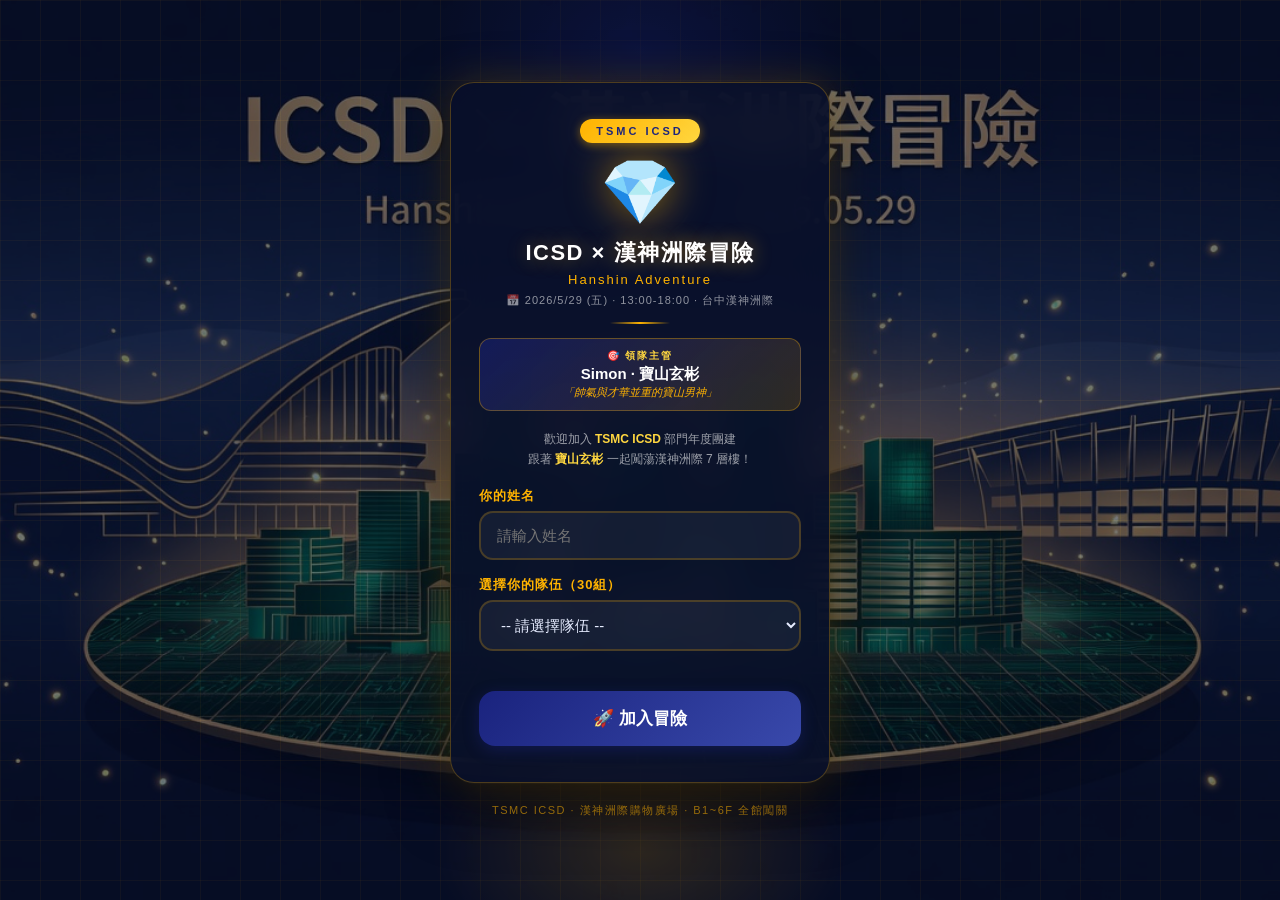
<file: photo-task.html>
<!DOCTYPE html>
<html lang="zh-TW">
<head>
  <meta charset="UTF-8">
  <meta name="viewport" content="width=device-width, initial-scale=1.0, maximum-scale=1.0, user-scalable=no">
  <meta name="theme-color" content="#FF9800">
  <link rel="manifest" href="manifest.json">
  <title>拍照打卡 - ICSD × 漢神洲際冒險</title>
  <link rel="stylesheet" href="css/common.css?v=icsd3">
  <style>
    body { background:#1a1a2e; }
    .photo-page { min-height:100vh; color:white; }
    .photo-content { padding:20px; max-width:420px; margin:0 auto; }
    .photo-preview { width:100%; aspect-ratio:4/3; border-radius:16px; background:#2d2d44; display:flex; align-items:center; justify-content:center; overflow:hidden; margin-bottom:16px; }
    .photo-preview img { width:100%; height:100%; object-fit:cover; }
    .photo-actions { display:flex; gap:12px; margin-bottom:20px; }
    .photo-actions .btn { flex:1; }
    .status-card { background:rgba(255,255,255,0.08); border-radius:16px; padding:20px; text-align:center; margin-bottom:16px; }
    .status-icon { font-size:48px; margin-bottom:8px; }
    .status-title { font-size:18px; font-weight:700; margin-bottom:4px; }
    .status-desc { font-size:13px; color:rgba(255,255,255,0.6); }
    .status-pending { border:2px solid #ff9800; }
    .status-approved { border:2px solid #4caf50; }
    .status-rejected { border:2px solid #f44336; }
    .upload-progress { width:100%; height:6px; background:rgba(255,255,255,0.1); border-radius:3px; overflow:hidden; margin:12px 0; }
    .upload-progress-bar { height:100%; background:var(--primary); border-radius:3px; transition:width 0.3s; width:0; }
  </style>
</head>
<body>
<div class="photo-page">
  <div class="top-bar" style="background:rgba(0,0,0,0.5);"><button class="top-bar-back" onclick="window.location.href='map.html'">←</button><div class="top-bar-title">📸 拍照打卡</div><div style="width:40px;"></div></div>
  <div class="photo-content">
    <div id="captureSection">
      <div class="status-card"><div class="status-icon">📸</div><div class="status-title">拍攝現場照片</div><div class="status-desc">請使用相機拍攝當前位置的照片<br>僅限即時拍攝，無法從圖庫選取</div></div>
      <div class="photo-preview" id="photoPreview"><div style="text-align:center;color:rgba(255,255,255,0.4);"><div style="font-size:64px">📷</div><div style="font-size:14px">尚未拍攝</div></div></div>
      <input type="file" id="cameraInput" accept="image/*" capture="environment" style="display:none;" onchange="handleCapture(this)">
      <div class="photo-actions"><button class="btn btn-primary btn-lg" onclick="document.getElementById('cameraInput').click()">📷 拍照</button><button class="btn btn-accent btn-lg" id="uploadBtn" onclick="uploadPhoto()" disabled>⬆ 上傳</button></div>
      <div class="upload-progress" id="uploadProgress" style="display:none;"><div class="upload-progress-bar" id="uploadBar"></div></div>
    </div>
    <div id="statusSection" style="display:none;">
      <div class="status-card" id="statusCard"><div class="status-icon" id="statusIcon">⏳</div><div class="status-title" id="statusTitle">等待驗證</div><div class="status-desc" id="statusDesc">管理員正在審核你的照片</div></div>
      <div class="photo-preview" id="uploadedPreview"></div>
      <div id="retakeSection" style="display:none;margin-top:16px;"><button class="btn btn-primary btn-block btn-lg" onclick="retakePhoto()">📷 重新拍照</button></div>
      <button class="btn btn-outline btn-block" style="margin-top:12px;color:white;border-color:rgba(255,255,255,0.3);" onclick="window.location.href='map.html'">↩ 返回地圖</button>
    </div>
  </div>
</div>
<script src="js/config.js"></script><script src="js/api.js"></script><script src="js/auth.js"></script><script src="js/audio.js"></script>
<script>
  if (!Auth.requireLogin()) throw new Error('未登入');
  AudioEngine.init(); API.init();
  const session = Auth.getSession();
  let photoData = null, photoSubmissionId = localStorage.getItem('icsd_hanshin_photo_submission'), statusPollTimer = null;
  if (photoSubmissionId) { showStatusView(); startStatusPolling(); }

  function handleCapture(input) {
    const file = input.files[0]; if (!file) return;
    const reader = new FileReader();
    reader.onload = function(e) {
      const img = new Image();
      img.onload = function() {
        const canvas = document.createElement('canvas'), maxW = CONFIG.PHOTO.maxWidth;
        let w = img.width, h = img.height; if (w > maxW) { h = h*maxW/w; w = maxW; }
        canvas.width = w; canvas.height = h;
        canvas.getContext('2d').drawImage(img, 0, 0, w, h);
        photoData = canvas.toDataURL('image/jpeg', CONFIG.PHOTO.quality).split(',')[1];
        document.getElementById('photoPreview').innerHTML = `<img src="${canvas.toDataURL('image/jpeg', CONFIG.PHOTO.quality)}">`;
        document.getElementById('uploadBtn').disabled = false; AudioEngine.shutter();
      };
      img.src = e.target.result;
    };
    reader.readAsDataURL(file);
  }

  async function uploadPhoto() {
    if (!photoData) return;
    const btn = document.getElementById('uploadBtn'); btn.disabled = true; btn.textContent = '上傳中...';
    const bar = document.getElementById('uploadBar'); document.getElementById('uploadProgress').style.display = 'block'; bar.style.width = '30%';
    try {
      bar.style.width = '60%';
      const r = await API.post('PHOTO', { action:'uploadPhoto', photoData, playerId:session.playerId, playerName:session.name, teamId:session.teamId });
      bar.style.width = '80%';
      if (r && r.photoUrl) {
        const s = await API.post('WRITE', { action:'submitPhotoTask', playerId:session.playerId, playerName:session.name, teamId:session.teamId, gameId:'photo', photoUrl:r.photoUrl });
        bar.style.width = '100%'; AudioEngine.uploadSuccess();
        if (s && s.submissionId) { photoSubmissionId = s.submissionId; localStorage.setItem('icsd_hanshin_photo_submission', photoSubmissionId); }
        setTimeout(() => { showStatusView(); startStatusPolling(); }, 500);
      } else throw new Error('fail');
    } catch { alert('上傳失敗'); btn.disabled = false; btn.textContent = '⬆ 上傳'; document.getElementById('uploadProgress').style.display = 'none'; }
  }

  function showStatusView() { document.getElementById('captureSection').style.display = 'none'; document.getElementById('statusSection').style.display = 'block'; }
  function retakePhoto() { localStorage.removeItem('icsd_hanshin_photo_submission'); photoSubmissionId = null; if (statusPollTimer) clearInterval(statusPollTimer); document.getElementById('captureSection').style.display = 'block'; document.getElementById('statusSection').style.display = 'none'; photoData = null; document.getElementById('photoPreview').innerHTML = '<div style="text-align:center;color:rgba(255,255,255,0.4);"><div style="font-size:64px">📷</div><div style="font-size:14px">尚未拍攝</div></div>'; document.getElementById('uploadBtn').disabled = true; document.getElementById('uploadBtn').textContent = '⬆ 上傳'; document.getElementById('uploadProgress').style.display = 'none'; }
  function startStatusPolling() { var pi = (CONFIG.POLL_INTERVAL && CONFIG.POLL_INTERVAL.photoStatus) || { base: 8000, jitter: 2000 }; checkStatus(); statusPollTimer = setInterval(checkStatus, pi.base + Math.random() * pi.jitter); }
  async function checkStatus() {
    try {
      const d = await API.get('getPhotoStatus', { action:'getPhotoStatus', playerId:session.playerId, gameId:'photo' }, 0);
      if (!d || !d.submission) return;
      const s = d.submission, card = document.getElementById('statusCard'), icon = document.getElementById('statusIcon'), title = document.getElementById('statusTitle'), desc = document.getElementById('statusDesc'), retake = document.getElementById('retakeSection'), preview = document.getElementById('uploadedPreview');
      if (s.thumbUrl || s.photoUrl) preview.innerHTML = `<img src="${s.thumbUrl||s.photoUrl}" style="width:100%;height:100%;object-fit:cover;border-radius:16px;">`;
      if (s.status === 'approved') { card.className='status-card status-approved'; icon.textContent='✅'; title.textContent='驗證通過！'; desc.textContent=`已獲得 ${s.points||300} 分`; retake.style.display='none'; if(statusPollTimer) clearInterval(statusPollTimer); }
      else if (s.status === 'rejected') { card.className='status-card status-rejected'; icon.textContent='❌'; title.textContent='驗證未通過'; desc.textContent='請重新拍攝'; retake.style.display='block'; }
      else { card.className='status-card status-pending'; icon.textContent='⏳'; title.textContent='等待驗證中...'; desc.textContent='管理員正在審核'; retake.style.display='none'; }
    } catch {}
  }
</script>
<script src="js/sw-manager.js"></script>
</body>
</html>
</file>
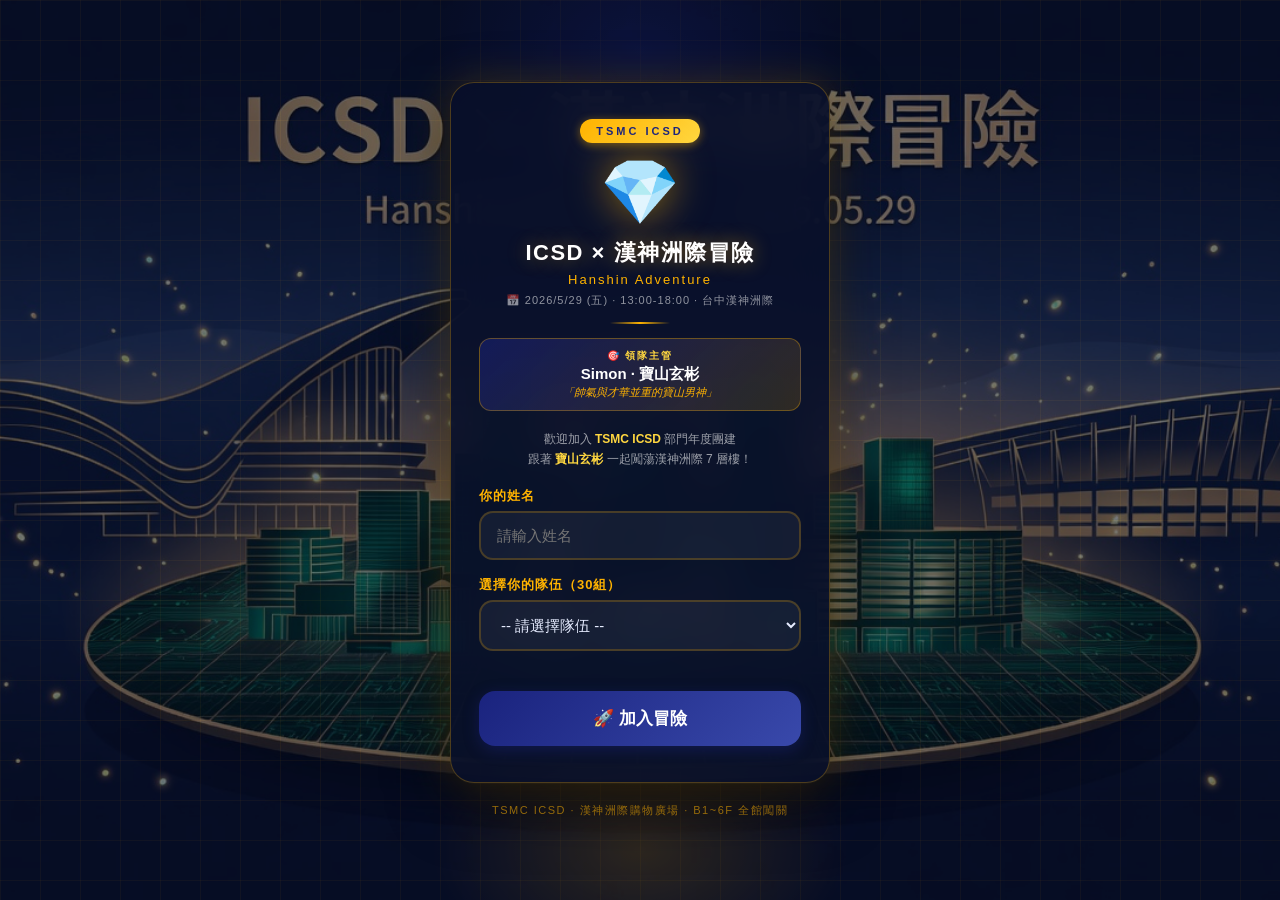
<file: scoreboard.html>
<!DOCTYPE html>
<html lang="zh-TW">
<head>
  <meta charset="UTF-8">
  <meta name="viewport" content="width=device-width, initial-scale=1.0, maximum-scale=1.0, user-scalable=no">
  <meta name="theme-color" content="#1A237E">
  <link rel="manifest" href="manifest.json">
  <title>排行榜 - ICSD × 漢神洲際冒險</title>
  <link rel="stylesheet" href="css/common.css?v=icsd3">
  <style>
    .score-hero { position:relative; height:160px; margin:0 -16px 12px; background:#050b22 center/cover no-repeat url('assets/images/misc/scoreboard-hero.jpg'); border-radius:0 0 18px 18px; overflow:hidden; }
    .score-hero::after { content:""; position:absolute; inset:0; background:linear-gradient(180deg, rgba(5,11,34,0.2) 0%, rgba(5,11,34,0.85) 100%); }
    .score-hero-text { position:absolute; left:0; right:0; bottom:14px; text-align:center; z-index:1; }
    .score-hero-text h1 { font-size:22px; color:#FFD740; font-weight:900; letter-spacing:2px; text-shadow:0 2px 12px rgba(0,0,0,0.65); }
    .score-hero-text p { font-size:12px; color:rgba(255,255,255,0.85); margin-top:2px; letter-spacing:1px; }
    .score-header { display:none; }
    .score-tabs { display:flex; margin:0 0 16px; }
    .score-tab { flex:1; padding:12px; text-align:center; font-size:14px; font-weight:600; border:none; background:rgba(255,255,255,0.06); color:var(--text-light); cursor:pointer; }
    .score-tab:first-child { border-radius:10px 0 0 10px; }
    .score-tab:last-child { border-radius:0 10px 10px 0; }
    .score-tab.active { background:var(--primary); color:white; }
    #gameSelector { display:none; margin-bottom:12px; }
    .game-chips { display:flex; gap:6px; flex-wrap:wrap; }
    .game-chip { padding:5px 12px; border-radius:16px; border:2px solid rgba(0,188,212,0.2); font-size:12px; background:rgba(255,255,255,0.05); color:var(--text); cursor:pointer; white-space:nowrap; }
    .game-chip.active { border-color:var(--primary); background:rgba(233,30,99,0.15); color:white; }
  </style>
</head>
<body>
<div class="top-bar"><button class="top-bar-back" onclick="window.location.href='map.html'">←</button><div class="top-bar-title">🏆 即時戰報</div><div style="width:40px;"></div></div>
<div class="page-container">
  <div class="score-hero">
    <div class="score-hero-text"><h1>🏆 即時積分戰報</h1><p>ICSD × 漢神洲際 · 每 5 分鐘自動更新 · 前 5 名加分</p></div>
  </div>
  <div class="medals-banner" style="margin:0 -16px 14px; padding:8px 16px; background:linear-gradient(180deg, rgba(255,179,0,0.10), rgba(5,11,34,0)); border-bottom:1px solid rgba(255,179,0,0.25);">
    <div style="font-size:11px; color:#FFD740; font-weight:800; letter-spacing:2px; text-align:center; margin-bottom:6px;">🥇 ICSD × 漢神 冠軍勳章 🥈🥉</div>
    <img src="assets/images/medals/medals.jpg" alt="完賽勳章 Top1 / Top2 / Top3 / 全勤 / 隊魂" style="width:100%; max-height:120px; object-fit:cover; border-radius:10px; border:1px solid rgba(255,179,0,0.32); box-shadow:0 4px 14px rgba(0,0,0,0.4);" loading="lazy">
  </div>
  <div style="text-align:center;margin-bottom:12px;"><button class="btn btn-secondary btn-sm" id="refreshBtn" onclick="ScoreboardEngine.manualRefresh()">🔄 刷新排行榜</button></div>
  <div class="score-tabs"><button class="score-tab active" data-tab="team" onclick="ScoreboardEngine.switchTab('team')">🏆 團隊排行</button><button class="score-tab" data-tab="game" onclick="ScoreboardEngine.switchTab('game')">🎮 遊戲排行</button></div>
  <div id="gameSelector"><div class="game-chips" id="gameChips"></div></div>
  <div id="rankingList"></div>
  <div style="text-align:center;font-size:11px;color:rgba(0,188,212,0.4);padding:8px;">⏱ 每 5 分鐘自動更新 · 手動刷新冷卻 1 分鐘</div>
</div>
<script src="js/config.js"></script><script src="js/api.js"></script><script src="js/auth.js"></script><script src="js/audio.js"></script><script src="js/scoreboard-engine.js"></script>
<script>
  if (!Auth.requireLogin()) throw new Error('未登入');
  AudioEngine.init(); API.init();
  document.getElementById('gameChips').innerHTML = CONFIG.GAMES.map(g => `<div class="game-chip${g.id==='pacman'?' active':''}" onclick="selectChip(this,'${g.id}')">${g.icon} ${g.name}</div>`).join('');
  function selectChip(el, id) { document.querySelectorAll('.game-chip').forEach(c => c.classList.remove('active')); el.classList.add('active'); ScoreboardEngine.selectGame(id); }
  ScoreboardEngine.init();
</script>
<script src="js/sw-manager.js"></script>
</body>
</html>
</file>
<file: css/common.css>
:root {
  /* === ICSD × 漢神洲際冒險 主題 ===
   * --primary  深藍 #1A237E   TSMC 寶山科技藍
   * --secondary 金黃 #FFB300  漢神百貨金
   * --accent   翡翠 #00C896   台中綠/晶圓綠
   * --hanshin  暗紅 #C2185B   漢神品牌紅
   * --bg       深藍黑 #050b22  晶圓夜空背景
   */
  --primary:#1A237E; --secondary:#FFB300; --accent:#00C896; --hanshin:#C2185B;
  --bg:#050b22; --bg-card:rgba(255,255,255,0.06);
  --text:#e6ecff; --text-light:#8a96b8;
  --shadow:0 2px 16px rgba(255,179,0,0.08);
  --radius:14px;
  --glow-cyan:rgba(0,200,150,0.32); --glow-pink:rgba(255,179,0,0.32);
  --glow-blue:rgba(26,35,126,0.45);
}
* { margin:0; padding:0; box-sizing:border-box; }
body { font-family:-apple-system,BlinkMacSystemFont,'Segoe UI',Roboto,sans-serif; background:var(--bg); color:var(--text); -webkit-tap-highlight-color:transparent; overflow-x:hidden; }
.btn { display:inline-flex; align-items:center; justify-content:center; gap:6px; padding:12px 24px; border-radius:var(--radius); font-size:15px; font-weight:700; border:none; cursor:pointer; transition:all 0.2s; }
.btn-primary { background:linear-gradient(135deg,#1A237E,#3949AB); color:white; box-shadow:0 4px 15px rgba(26,35,126,0.45); }
.btn-primary:active { background:#0E1862; transform:scale(0.97); }
.btn-secondary { background:linear-gradient(135deg,#FFB300,#FF8F00); color:#1A237E; box-shadow:0 4px 15px rgba(255,179,0,0.35); }
.btn-accent { background:linear-gradient(135deg,#00C896,#00897B); color:#fff; }
.btn-outline { background:transparent; border:2px solid var(--secondary); color:var(--secondary); }
.btn-block { width:100%; }
.btn-lg { padding:16px 28px; font-size:17px; border-radius:16px; }
.btn-sm { padding:8px 16px; font-size:13px; }
.input,.select { width:100%; padding:14px 16px; border:2px solid rgba(255,179,0,0.22); border-radius:var(--radius); font-size:15px; background:rgba(255,255,255,0.05); color:var(--text); outline:none; transition:border-color 0.2s; }
.input:focus,.select:focus { border-color:var(--secondary); box-shadow:0 0 12px var(--glow-pink); }
.form-group { margin-bottom:16px; }
.form-label { display:block; font-size:13px; font-weight:600; color:var(--secondary); margin-bottom:6px; text-transform:uppercase; letter-spacing:1px; }
.card { background:var(--bg-card); border:1px solid rgba(255,179,0,0.18); border-radius:var(--radius); padding:20px; box-shadow:var(--shadow); backdrop-filter:blur(10px); }
.notification-bar { position:fixed; top:-60px; left:16px; right:16px; background:rgba(5,11,34,0.95); border:1px solid rgba(255,179,0,0.32); padding:12px 16px; border-radius:14px; box-shadow:0 4px 20px rgba(255,179,0,0.18); z-index:200; transition:top 0.4s ease; font-size:14px; color:var(--text); }
.notification-bar.show { top:60px; }
.message-panel { position:fixed; top:0; left:0; right:0; bottom:0; background:var(--bg); z-index:150; transform:translateX(100%); transition:transform 0.3s ease; overflow-y:auto; padding:0; }
.message-panel.show { transform:translateX(0); }
.top-bar { position:sticky; top:0; display:flex; align-items:center; padding:12px 16px; background:rgba(5,11,34,0.95); border-bottom:1px solid rgba(255,179,0,0.18); z-index:50; backdrop-filter:blur(10px); }
.top-bar-back { background:none; border:none; font-size:20px; cursor:pointer; width:40px; color:var(--text); }
.top-bar-title { flex:1; text-align:center; font-size:16px; font-weight:700; color:var(--text); }
.page-container { padding:16px; max-width:480px; margin:0 auto; }
.rank-item { display:flex; align-items:center; gap:10px; padding:12px 14px; background:var(--bg-card); border:1px solid rgba(255,179,0,0.12); border-radius:12px; margin-bottom:8px; box-shadow:var(--shadow); animation:fadeIn 0.3s ease both; }
.rank-number { width:28px; height:28px; border-radius:50%; background:#f0f0f0; display:flex; align-items:center; justify-content:center; font-size:13px; font-weight:800; }
.rank-number.top1 { background:linear-gradient(135deg,#FFD700,#FFA000); color:white; }
.rank-number.top2 { background:linear-gradient(135deg,#C0C0C0,#9E9E9E); color:white; }
.rank-number.top3 { background:linear-gradient(135deg,#CD7F32,#A1887F); color:white; }
.rank-emoji { font-size:20px; }
.rank-name { font-size:14px; font-weight:600; }
.rank-bar { height:4px; background:linear-gradient(to right,var(--primary),var(--secondary)); border-radius:2px; margin-top:4px; transition:width 0.5s; }
.rank-score { font-size:18px; font-weight:900; color:var(--accent); }
.my-team { background:rgba(255,179,0,0.10); border-left:3px solid var(--secondary); }
.game-hud { display:flex; justify-content:space-around; padding:8px 16px; background:rgba(0,0,0,0.3); }
.hud-item { text-align:center; }
.hud-label { font-size:10px; color:rgba(255,255,255,0.5); }
.hud-value { font-size:20px; font-weight:900; color:white; }
.game-canvas-container { width:100%; display:flex; align-items:center; justify-content:center; }
.game-canvas-container canvas { display:block; max-width:100%; touch-action:none; }
.danmaku-item { position:absolute; right:-300px; white-space:nowrap; color:rgba(255,255,255,0.6); font-size:13px; animation:danmakuScroll 8s linear forwards; pointer-events:none; }
@keyframes danmakuScroll { from{right:-300px} to{right:calc(100% + 300px)} }
@keyframes fadeIn { from{opacity:0;transform:translateY(8px)} to{opacity:1;transform:translateY(0)} }
@keyframes slideUp { from{transform:translateY(100%)} to{transform:translateY(0)} }
@keyframes pulse { 0%,100%{transform:scale(1)} 50%{transform:scale(1.08)} }
@keyframes bounce { 0%,100%{transform:translateY(0)} 50%{transform:translateY(8px)} }
.spinner { width:32px; height:32px; border:3px solid rgba(255,179,0,0.18); border-top-color:var(--secondary); border-radius:50%; animation:spin 0.6s linear infinite; margin:0 auto; }
/* === Simon 寶山玄彬 mascot 樣式 === */
.simon-banner { display:flex; align-items:center; gap:12px; padding:12px 16px; margin:12px 0; background:linear-gradient(135deg, rgba(26,35,126,0.55), rgba(255,179,0,0.18)); border:1px solid rgba(255,179,0,0.35); border-radius:16px; box-shadow:0 4px 20px rgba(26,35,126,0.35); position:relative; overflow:hidden; }
.simon-banner::before { content:""; position:absolute; inset:0; background:radial-gradient(circle at 80% 50%, rgba(255,179,0,0.15), transparent 60%); pointer-events:none; }
.simon-avatar { width:56px; height:56px; border-radius:50%; background:#0E1862 center/cover no-repeat url('../assets/images/mascot/simon-portrait.jpg'); flex-shrink:0; box-shadow:0 0 18px rgba(255,179,0,0.45); border:2px solid #FFB300; position:relative; z-index:1; }
.simon-text { flex:1; position:relative; z-index:1; }
.simon-name { font-size:13px; font-weight:800; color:#FFD740; letter-spacing:1.5px; }
.simon-msg { font-size:14px; color:#fff; margin-top:2px; line-height:1.4; }
/* 漢神金徽章 */
.hanshin-badge { display:inline-block; padding:4px 12px; background:linear-gradient(135deg,#FFB300,#FF8F00); color:#1A237E; font-weight:900; font-size:11px; letter-spacing:2px; border-radius:12px; box-shadow:0 2px 8px rgba(255,179,0,0.35); }
/* 寶山玄彬激勵彈幕 */
.simon-cheer { position:fixed; bottom:24%; left:50%; transform:translateX(-50%) scale(0); padding:14px 26px; background:linear-gradient(135deg,#1A237E,#FFB300); border:2px solid #FFD740; color:#fff; font-weight:900; font-size:18px; border-radius:20px; box-shadow:0 6px 30px rgba(255,179,0,0.55); z-index:300; pointer-events:none; }
.simon-cheer.show { animation:simonCheer 2.4s ease forwards; }
@keyframes simonCheer { 0%{transform:translateX(-50%) scale(0);opacity:0} 20%{transform:translateX(-50%) scale(1.1);opacity:1} 80%{transform:translateX(-50%) scale(1);opacity:1} 100%{transform:translateX(-50%) scale(0.9);opacity:0} }
@keyframes spin { to{transform:rotate(360deg)} }
</file>
